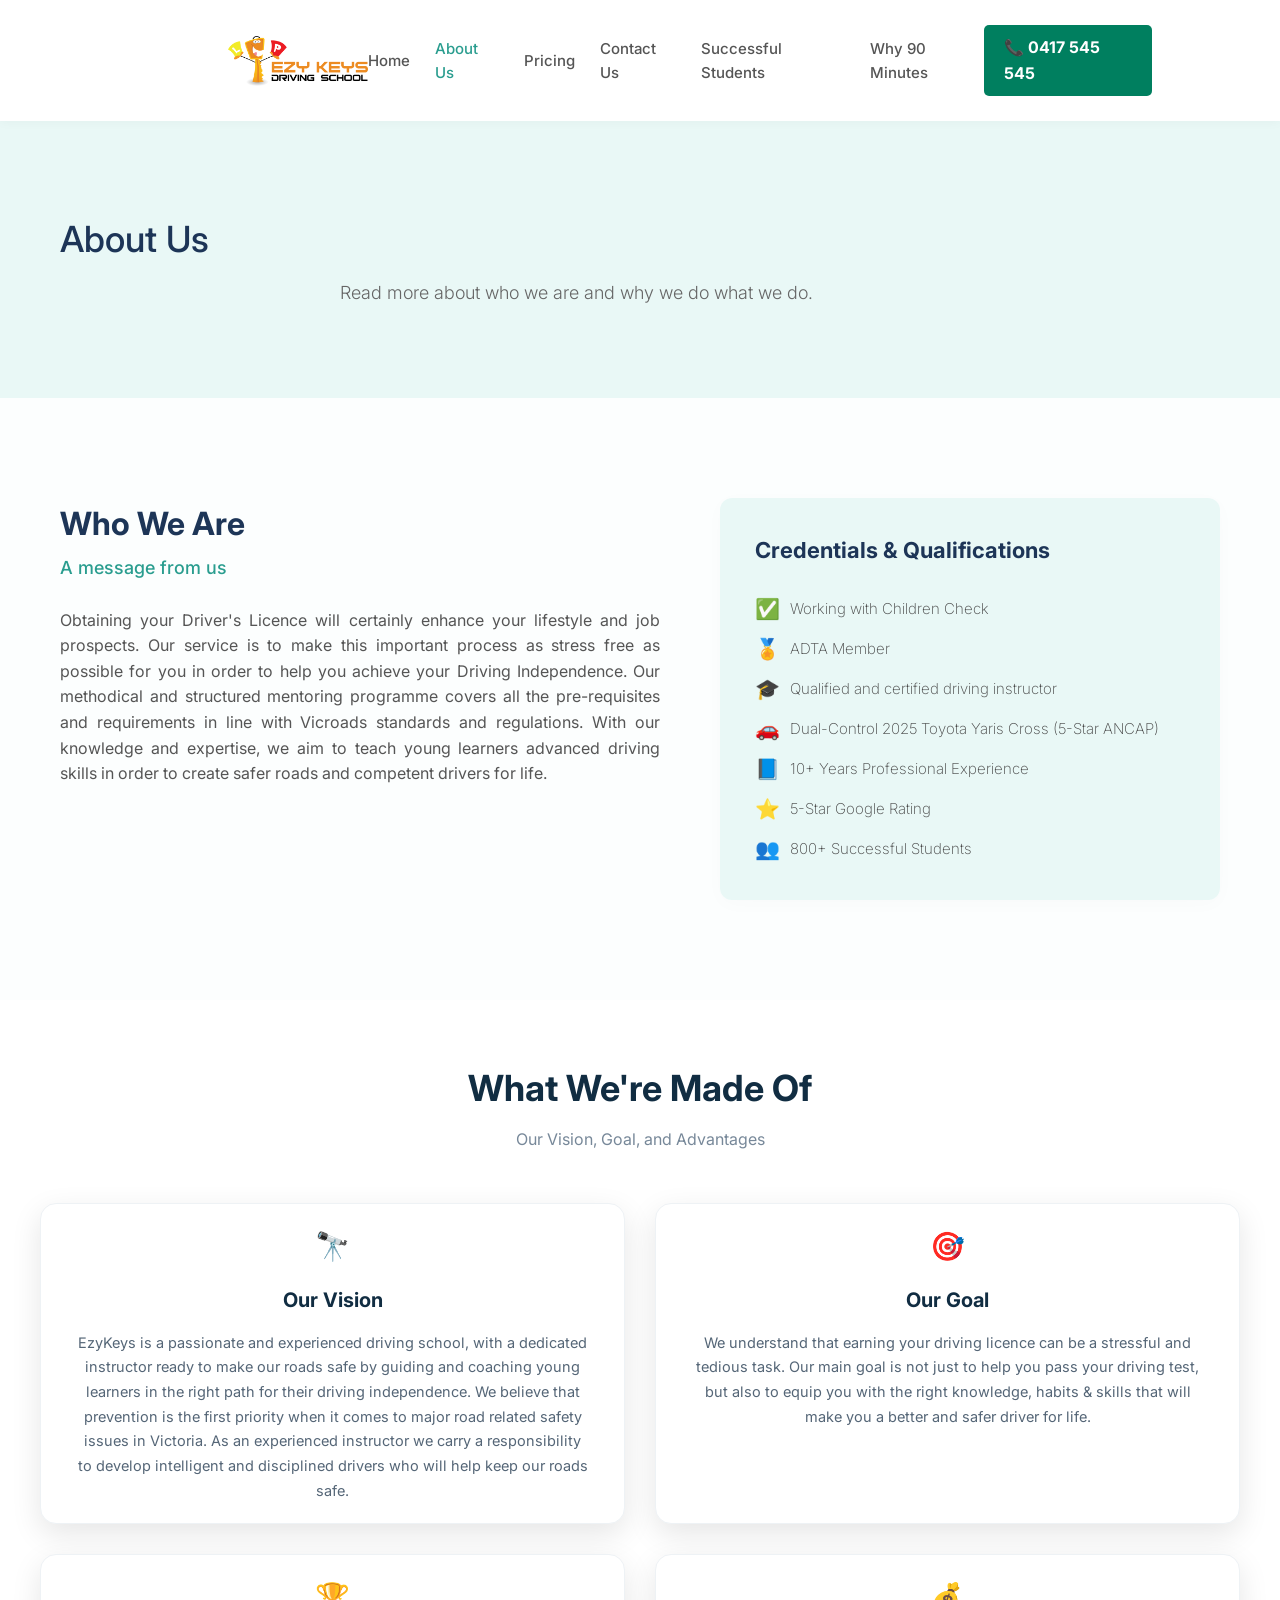
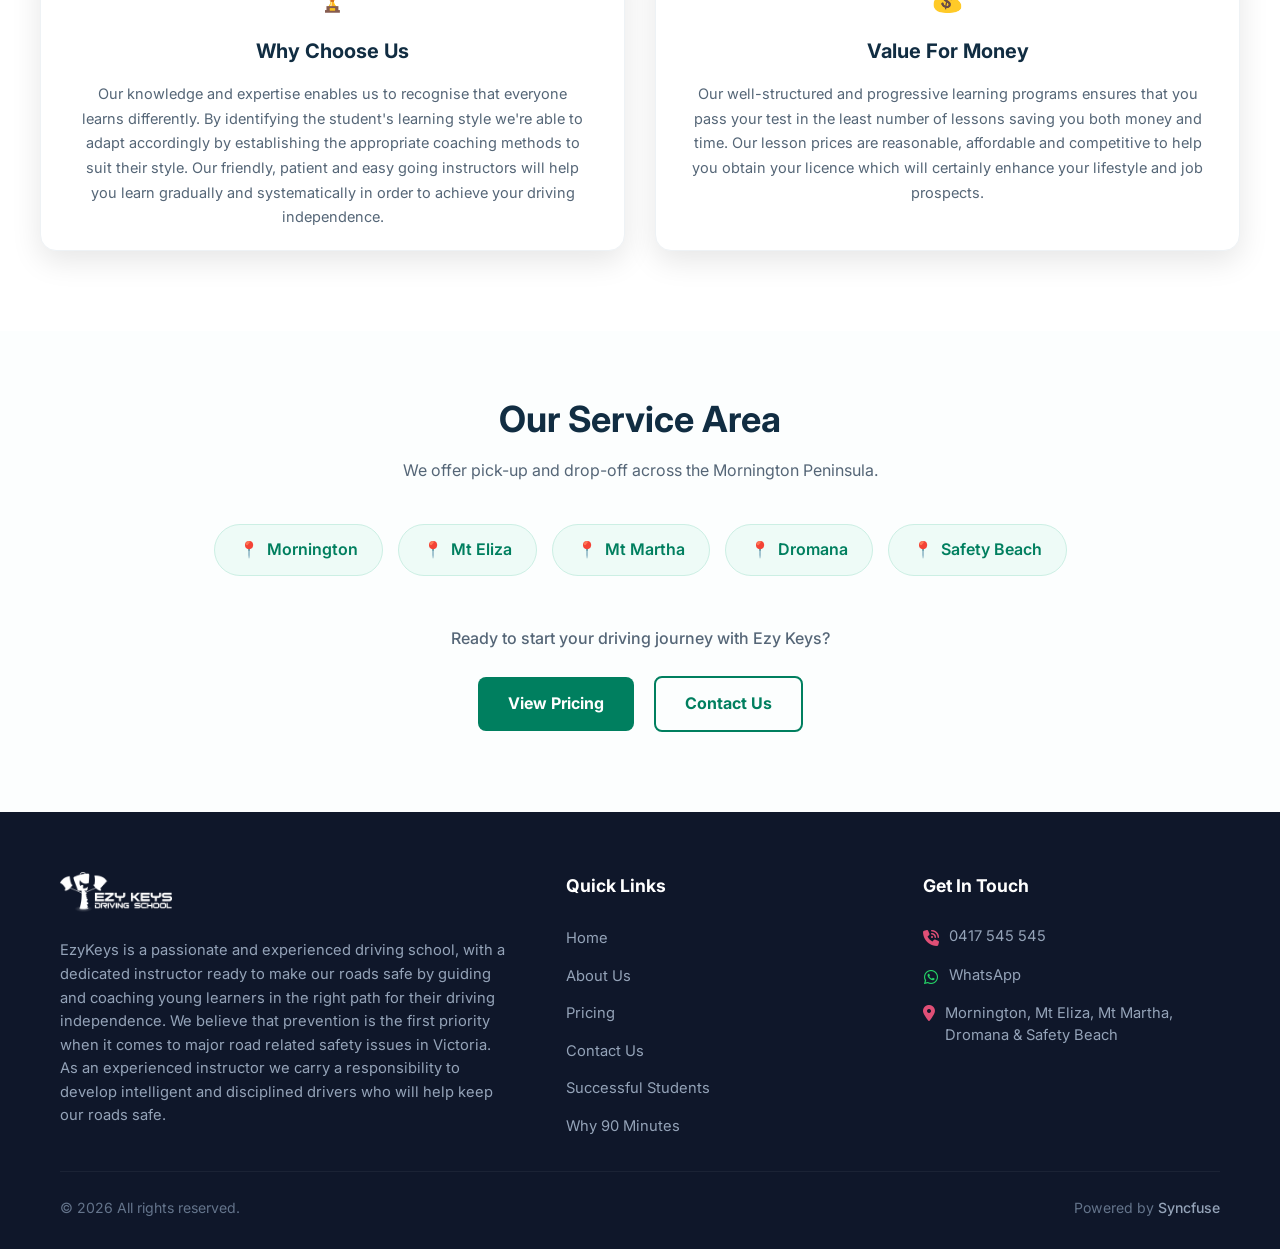
<file: pages/About.html>
<!DOCTYPE html>
<html lang="en">
<head>
    <meta charset="UTF-8">
    <meta name="viewport" content="width=device-width, initial-scale=1.0">
    <link rel="icon" type="image/png" href="../favicon.svg">
    <title>About Us | Ezy Keys Driving School</title>
    <link rel="stylesheet" href="../style.css">
    <link href="https://fonts.googleapis.com/css2?family=Inter:wght@400;500;600;700&display=swap" rel="stylesheet">
    <link rel="stylesheet" href="https://cdnjs.cloudflare.com/ajax/libs/font-awesome/6.4.0/css/all.min.css">
</head>
<body>

    <header>
    <div class="logo">
        <a href="../index.html">
            <img src="../Images/logo.png" alt="Ezy Keys Driving School Logo">
        </a>
    </div>

    <!-- Desktop Navigation -->
    <nav class="desktop-nav">
        <a href="../index.html">Home</a>
        <a href="../pages/About.html" class="active">About Us</a>
        <a href="../pages/pricing.html">Pricing</a>
        <a href="../pages/contactus.html">Contact Us</a>
        <a href="../pages/Successful_students.html">Successful Students</a>
        <a href="../pages/Why90minutes.html">Why 90 Minutes</a>
    </nav>
        <a href="tel:0417545545" class="phone-btn pc">📞 0417 545 545</a>

    <!-- Mobile Hamburger Button -->
    <button class="mobile-menu-toggle" aria-label="Toggle menu" onclick="toggleMobileMenu()">
        <span></span>
        <span></span>
        <span></span>
    </button>
</header>

<!-- Mobile Navigation Overlay -->
<nav class="mobile-nav" id="mobileNav">
    <a href="../index.html">Home</a>
    <a href="../pages/About.html">About Us</a>
    <a href="../pages/pricing.html">Pricing</a>
    <a href="../pages/contactus.html">Contact Us</a>
    <a href="../pages/Successful_students.html">Successful Students</a>
    <a href="../pages/Why90minutes.html">Why 90 Minutes</a>
    <a href="tel:0417545545" class="phone-btn">📞 0417 545 545</a>
</nav>

<!-- Backdrop Overlay -->
<div class="mobile-overlay" id="mobileOverlay" onclick="toggleMobileMenu()"></div>
    <section class="hero">
        <div class="hero-content">
        <h1>About Us</h1>
        <span><p>Read more about who we are and why we do what we do.</p></span>
        </div>
    </section>

    <main class="container">
        
        <section class="message-section">
            <h2>Who We Are</h2>
            <h3>A message from us</h3>
            <p>
                Obtaining your Driver's Licence will certainly enhance your lifestyle and job prospects. 
                Our service is to make this important process as stress free as possible for you in order 
                to help you achieve your Driving Independence. Our methodical and structured mentoring 
                programme covers all the pre-requisites and requirements in line with Vicroads standards 
                and regulations. With our knowledge and expertise, we aim to teach young learners 
                advanced driving skills in order to create safer roads and competent drivers for life.
            </p>
        </section>

        <aside class="credentials-card">
            <h2>Credentials & Qualifications</h2>
            <ul class="credentials-list">
                <li><span class="icon">✅</span> Working with Children Check</li>
                <li><span class="icon">🏅</span> ADTA Member</li>
                <li><span class="icon">🎓</span> Qualified and certified driving instructor</li>
                <li><span class="icon">🚗</span> Dual-Control 2025 Toyota Yaris Cross (5-Star ANCAP)</li>
                <li><span class="icon">📘</span> 10+ Years Professional Experience</li>
                <li><span class="icon">⭐</span> 5-Star Google Rating</li>
                <li><span class="icon">👥</span> 800+ Successful Students</li>
            </ul>
        </aside>

    </main>

    <section class="advantages-section">
        <div class="advantages-header">
            <h2>What We're Made Of</h2>
            <p>Our Vision, Goal, and Advantages</p>
        </div>

        <div class="advantages-grid">
            <div class="advantage-card">
                <span class="card-emoji">🔭</span>
                <h3>Our Vision</h3>
                <p>
                    EzyKeys is a passionate and experienced driving school, with a dedicated instructor ready to make our roads safe by guiding and coaching young learners in the right path for their driving independence. We believe that prevention is the first priority when it comes to major road related safety issues in Victoria. As an experienced instructor we carry a responsibility to develop intelligent and disciplined drivers who will help keep our roads safe.
                </p>
            </div>

            <div class="advantage-card">
                <span class="card-emoji">🎯</span>
                <h3>Our Goal</h3>
                <p>
                    We understand that earning your driving licence can be a stressful and tedious task. Our main goal is not just to help you pass your driving test, but also to equip you with the right knowledge, habits & skills that will make you a better and safer driver for life.
                </p>
            </div>

            <div class="advantage-card">
                <span class="card-emoji">🏆</span>
                <h3>Why Choose Us</h3>
                <p>
                    Our knowledge and expertise enables us to recognise that everyone learns differently. By identifying the student's learning style we're able to adapt accordingly by establishing the appropriate coaching methods to suit their style. Our friendly, patient and easy going instructors will help you learn gradually and systematically in order to achieve your driving independence.
                </p>
            </div>

            <div class="advantage-card">
                <span class="card-emoji">💰</span>
                <h3>Value For Money</h3>
                <p>
                    Our well-structured and progressive learning programs ensures that you pass your test in the least number of lessons saving you both money and time. Our lesson prices are reasonable, affordable and competitive to help you obtain your licence which will certainly enhance your lifestyle and job prospects.
                </p>
            </div>
        </div>
    </section>

    <section class="service-area-section">
        <h2>Our Service Area</h2>
        <p class="subtitle">We offer pick-up and drop-off across the Mornington Peninsula.</p>

        <div class="locations-container">
            <div class="location-badge"><span>📍</span> Mornington</div>
            <div class="location-badge"><span>📍</span> Mt Eliza</div>
            <div class="location-badge"><span>📍</span> Mt Martha</div>
            <div class="location-badge"><span>📍</span> Dromana</div>
            <div class="location-badge"><span>📍</span> Safety Beach</div>
        </div>

        <div class="service-area-cta">
            <p>Ready to start your driving journey with Ezy Keys?</p>
            <div class="cta-buttons">
                <a href="../pages/pricing.html" class="btn-primary">View Pricing</a>
                <a href="../pages/contactus.html" class="btn-secondary">Contact Us</a>
            </div>
        </div>
    </section>
    <!-- --- Main Dark Footer --- -->
    <footer>
        <div class="footer-grid">
            <div class="footer-about-col">
                <div class="footer-logo">
                    <img src="../Images/logo.png" alt="Ezy Keys Driving School Logo">
                </div>
                <p class="footer-desc">
                    EzyKeys is a passionate and experienced driving school, with a dedicated instructor ready to make our roads safe by guiding and coaching young learners in the right path for their driving independence. We believe that prevention is the first priority when it comes to major road related safety issues in Victoria. As an experienced instructor we carry a responsibility to develop intelligent and disciplined drivers who will help keep our roads safe.
                </p>
            </div>

            <div>
                <h3>Quick Links</h3>
                <ul class="footer-links">
                    <li><a href="../index.html">Home</a></li>
                    <li><a href="../pages/About.html"class="active">About Us</a></li>
                    <li><a href="../pages/pricing.html">Pricing</a></li>
                    <li><a href="../pages/contactus.html">Contact Us</a></li>
                    <li><a href="../pages/Successful_students.html">Successful Students</a></li>
                    <li><a href="../pages/Why90minutes.html">Why 90 Minutes</a></li>
                </ul>
            </div>

            <div>
                <h3>Get In Touch</h3>
                <ul class="footer-contact-list">
                    <li>
                        <a href="tel:0417545545">
                            <i class="fas fa-phone-volume icon-pink"></i> 0417 545 545
                        </a>
                    </li>
                    <li>
                        <a href="https://wa.me/61417545545" target="_blank">
                            <i class="fab fa-whatsapp icon-green"></i> WhatsApp
                        </a>
                    </li>
                    <li>
                        <span class="location-item">
                            <i class="fas fa-map-marker-alt icon-pink"></i> Mornington, Mt Eliza, Mt Martha, Dromana & Safety Beach
                        </span>
                    </li>
                </ul>
            </div>
        </div>

        <div class="footer-bottom-wrapper">
            <div class="footer-bottom-line"></div>
            <div class="footer-bottom-content">
                <p class="copyright">© 2026 All rights reserved.</p>
                <p class="credits">Powered by <span class="syncfuse-text">Syncfuse</span></p>
            </div>
        </div>
    </footer>
 
   
    <script>
        // Dynamic navbar highlight handling on scroll
document.addEventListener('DOMContentLoaded', () => {
    const sections = document.querySelectorAll('section, footer');
    const navLinks = document.querySelectorAll('nav ul li a');

    window.addEventListener('scroll', () => {
        let current = '';

        sections.forEach(section => {
            const sectionTop = section.offsetTop;
            const sectionHeight = section.clientHeight;
            if (pageYOffset >= (sectionTop - 200)) {
                current = section.getAttribute('id');
            }
        });

        navLinks.forEach(link => {
            link.classList.remove('active');
            if (link.getAttribute('href').includes(current)) {
                link.classList.add('active');
            }
        });
    });
});
    </script>
    
        <script>

function toggleMobileMenu() {
    const toggle = document.querySelector('.mobile-menu-toggle');
    const mobileNav = document.getElementById('mobileNav');
    const overlay = document.getElementById('mobileOverlay');
    const body = document.body;

    toggle.classList.toggle('active');
    mobileNav.classList.toggle('active');
    overlay.classList.toggle('active');
    body.classList.toggle('menu-open');
}

document.querySelectorAll('.mobile-nav a').forEach(link => {
    link.addEventListener('click', () => {
        toggleMobileMenu();
    });
});

document.addEventListener('keydown', (e) => {
    if (e.key === 'Escape' && document.getElementById('mobileNav').classList.contains('active')) {
        toggleMobileMenu();
    }
});
    </script>
</body>
</html>

</body>
</html>
</file>
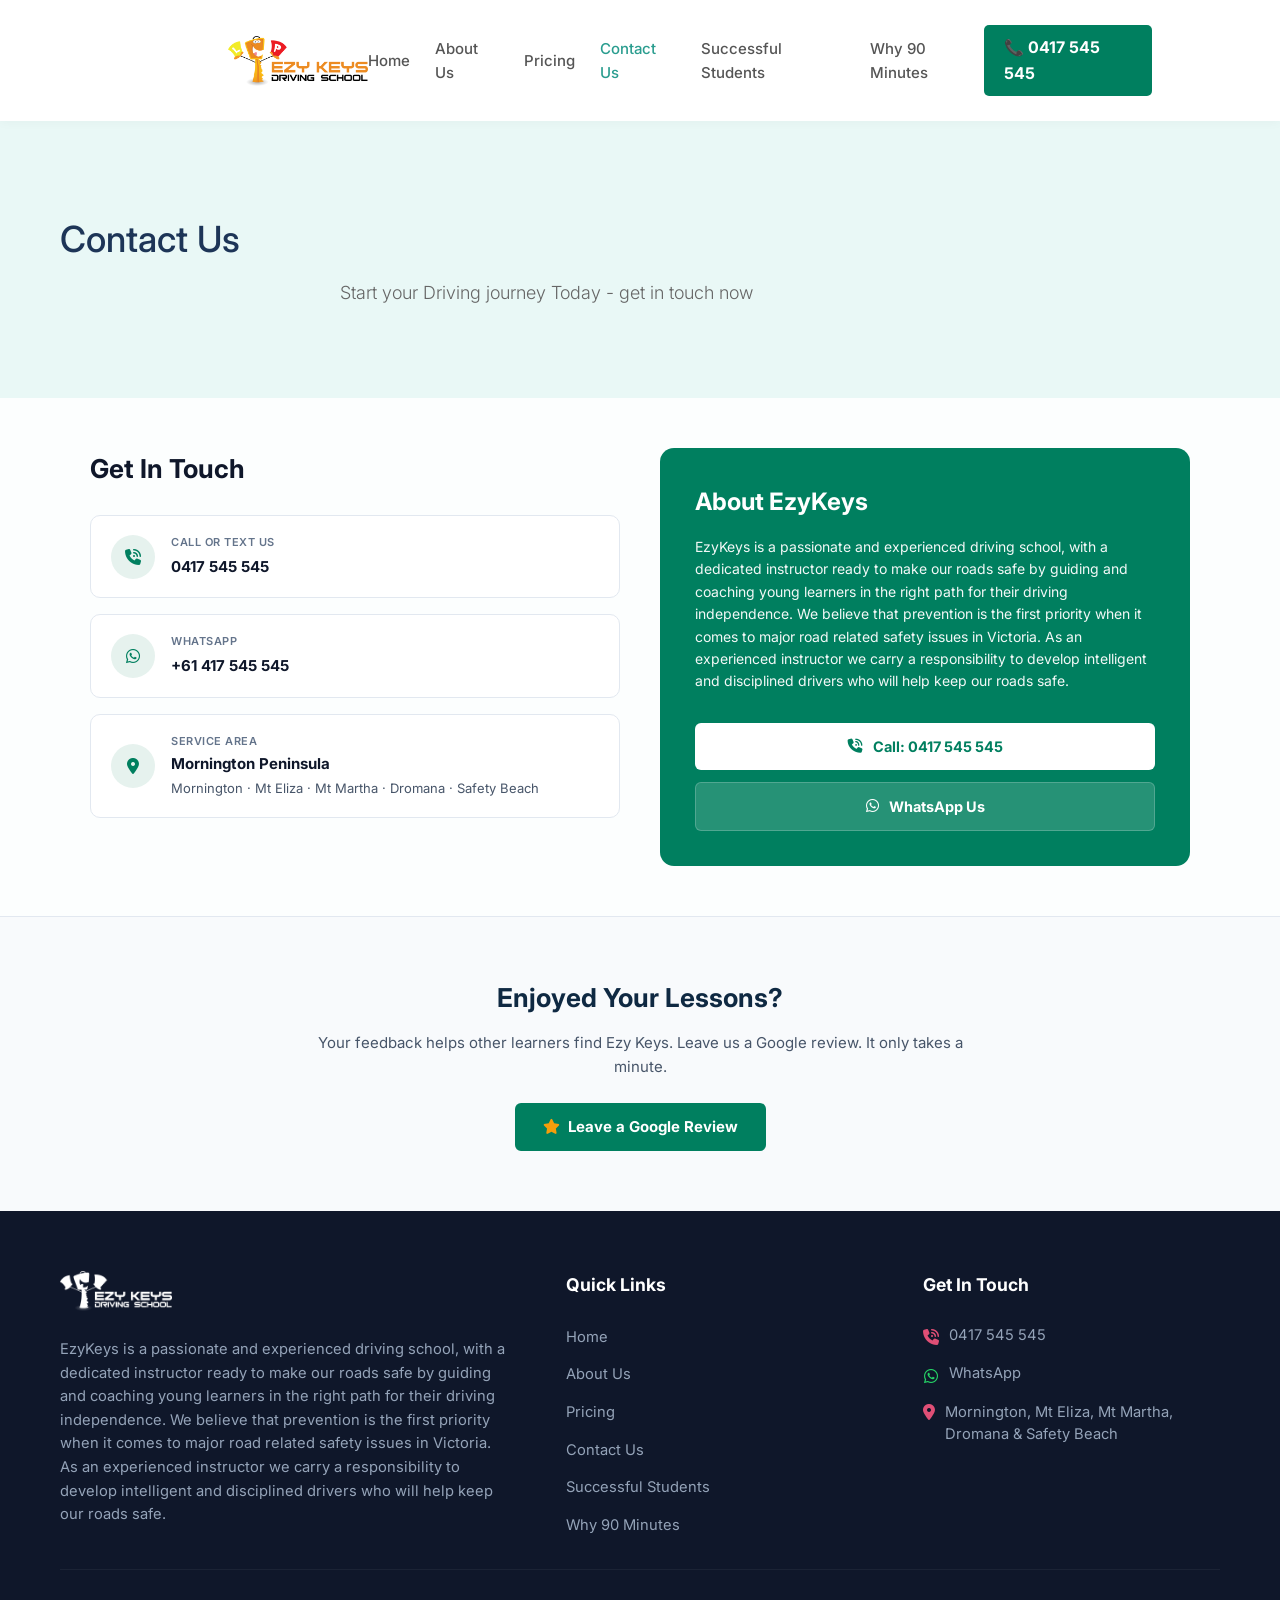
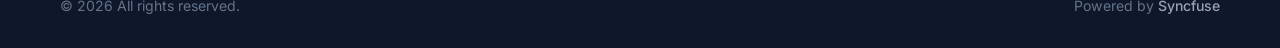
<file: pages/contactus.html>
<!DOCTYPE html>
<html lang="en">
<head>
    <meta charset="UTF-8">
    <meta name="viewport" content="width=device-width, initial-scale=1.0">
    <link rel="icon" type="image/png" href="../favicon.svg">
    <title>Contact Us | Ezy Keys Driving School</title>
    <link href="https://fonts.googleapis.com/css2?family=Inter:wght@400;500;600;700&display=swap" rel="stylesheet">
    <link rel="stylesheet" href="https://cdnjs.cloudflare.com/ajax/libs/font-awesome/6.4.0/css/all.min.css">
    <link rel="stylesheet" href="../style.css">
    <style>
        /* --- Reset & Consistent Brand Variables --- */
        :root {
            --brand-emerald: #007f5f;
            --brand-emerald-hover: #00644b;
            --brand-emerald-light: #e6f2ee;
            --text-main-dark: #0f172a;
            --text-secondary: #475569;
            --bg-muted: #f8fafc;
            --footer-bg: #0b1320;
            --border-gray: #e2e8f0;
        }
</style>
</head>
<body>

     <header>
    <div class="logo">
        <a href="../index.html">
            <img src="../Images/logo.png" alt="Ezy Keys Driving School Logo">
        </a>
    </div>

    <!-- Desktop Navigation -->
    <nav class="desktop-nav">
        <a href="../index.html">Home</a>
        <a href="../pages/About.html">About Us</a>
        <a href="../pages/pricing.html">Pricing</a>
        <a href="../pages/contactus.html" class="active">Contact Us</a>
        <a href="../pages/Successful_students.html">Successful Students</a>
        <a href="../pages/Why90minutes.html">Why 90 Minutes</a>
    </nav>
        <a href="tel:0417545545" class="phone-btn pc">📞 0417 545 545</a>

    <!-- Mobile Hamburger Button -->
    <button class="mobile-menu-toggle" aria-label="Toggle menu" onclick="toggleMobileMenu()">
        <span></span>
        <span></span>
        <span></span>
    </button>
</header>

<!-- Mobile Navigation Overlay -->
<nav class="mobile-nav" id="mobileNav">
    <a href="../index.html">Home</a>
    <a href="../pages/About.html">About Us</a>
    <a href="../pages/pricing.html">Pricing</a>
    <a href="../pages/contactus.html">Contact Us</a>
    <a href="../pages/Successful_students.html">Successful Students</a>
    <a href="../pages/Why90minutes.html">Why 90 Minutes</a>
    <a href="tel:0417545545" class="phone-btn">📞 0417 545 545</a>
</nav>


     <section class="hero">
        <div class="hero-content">
        <h1>Contact Us</h1>
        <span><p>Start your Driving journey Today - get in touch now</p></span>
        </div>
    </section>

    <main class="contact-content-grid-container">
        
        <div class="left-details-pane">
            <h2>Get In Touch</h2>
            
            <div class="info-detail-row-card">
                <div class="icon-wrapper-circle">
                    <i class="fas fa-phone-volume"></i>
                </div>
                <div class="card-text-node">
                    <p class="label-node">Call or Text Us</p>
                    <a href="tel:0417545545" class="value-link-node">0417 545 545</a>
                </div>
            </div>

            <div class="info-detail-row-card">
                <div class="icon-wrapper-circle">
                    <i class="fab fa-whatsapp"></i>
                </div>
                <div class="card-text-node">
                    <p class="label-node">WhatsApp</p>
                    <a href="https://wa.me/61417545545" target="_blank" rel="noopener" class="value-link-node">+61 417 545 545</a>
                </div>
            </div>

            <div class="info-detail-row-card">
                <div class="icon-wrapper-circle">
                    <i class="fas fa-map-marker-alt"></i>
                </div>
                <div class="card-text-node">
                    <p class="label-node">Service Area</p>
                    <p class="value-node">Mornington Peninsula</p>
                    <span class="suburb-span-text">Mornington · Mt Eliza · Mt Martha · Dromana · Safety Beach</span>
                </div>
            </div>
        </div>

        <div class="right-emphasis-panel-box">
            <h3>About EzyKeys</h3>
            <p class="description-body">
                EzyKeys is a passionate and experienced driving school, with a dedicated instructor ready to make our roads safe by guiding and coaching young learners in the right path for their driving independence. We believe that prevention is the first priority when it comes to major road related safety issues in Victoria. As an experienced instructor we carry a responsibility to develop intelligent and disciplined drivers who will help keep our roads safe.
            </p>
            <div class="action-button-stack">
                <a href="tel:0417545545" class="light-btn">
                    <i class="fas fa-phone-volume"></i> Call: 0417 545 545
                </a>
                <a href="https://wa.me/61417545545" target="_blank" rel="noopener" class="translucent-btn">
                    <i class="fab fa-whatsapp"></i> WhatsApp Us
                </a>
            </div>
        </div>

    </main>

    <!-- Google Review Callout Section (From image_07be21.png) -->
    <section class="review-callout-section">
        <h2>Enjoyed Your Lessons?</h2>
        <p>Your feedback helps other learners find Ezy Keys. Leave us a Google review. It only takes a minute.</p>
        <a href="https://www.google.com/search?rlz=1C1CHBD_en-GBAU878AU878&sxsrf=ALeKk03WFuEzQs5y5C6TZF-vdONaCAfUtA:1622683398234&q=ezykeys&stick=[base64]&sa=X&ved=2ahUKEwiT_qLcpvrwAhVSzDgGHY6-BdAQ6RN6BAgSEAE&biw=2400&bih=1171#lrd=0x6ad143ac08fdc025:0x5f508bf61b4a073d,1,,," class="review-cta-btn" target="_blank" rel="noopener">
            <i class="fas fa-star"></i> Leave a Google Review
        </a>
    </section>

    <footer>
        <div class="footer-grid">
            <div class="footer-about-col">
                <div class="footer-logo">
                    <img src="../Images/logo.png" alt="Ezy Keys Driving School Logo">
                </div>
                <p class="footer-desc">
                    EzyKeys is a passionate and experienced driving school, with a dedicated instructor ready to make our roads safe by guiding and coaching young learners in the right path for their driving independence. We believe that prevention is the first priority when it comes to major road related safety issues in Victoria. As an experienced instructor we carry a responsibility to develop intelligent and disciplined drivers who will help keep our roads safe.
                </p>
            </div>

            <div>
                <h3>Quick Links</h3>
                <ul class="footer-links">
                    <li><a href="../index.html">Home</a></li>
                    <li><a href="../pages/About.html">About Us</a></li>
                    <li><a href="../pages/pricing.html">Pricing</a></li>
                    <li><a href="../pages/contactus.html"class="active">Contact Us</a></li>
                    <li><a href="../pages/Successful_students.html">Successful Students</a></li>
                    <li><a href="../pages/Why90Minutes.html">Why 90 Minutes</a></li>
                </ul>
            </div>

            <div>
                <h3>Get In Touch</h3>
                <ul class="footer-contact-list">
                    <li>
                        <a href="tel:0417545545">
                            <i class="fas fa-phone-volume icon-pink"></i> 0417 545 545
                        </a>
                    </li>
                    <li>
                        <a href="https://wa.me/61417545545" target="_blank">
                            <i class="fab fa-whatsapp icon-green"></i> WhatsApp
                        </a>
                    </li>
                    <li>
                        <span class="location-item">
                            <i class="fas fa-map-marker-alt icon-pink"></i> Mornington, Mt Eliza, Mt Martha, Dromana & Safety Beach
                        </span>
                    </li>
                </ul>
            </div>
        </div>

        <div class="footer-bottom-wrapper">
            <div class="footer-bottom-line"></div>
            <div class="footer-bottom-content">
                <p class="copyright">© 2026 All rights reserved.</p>
                <p class="credits">Powered by <span class="syncfuse-text">Syncfuse</span></p>
            </div>
        </div>
    </footer>
    <script>

function toggleMobileMenu() {
    const toggle = document.querySelector('.mobile-menu-toggle');
    const mobileNav = document.getElementById('mobileNav');
    const overlay = document.getElementById('mobileOverlay');
    const body = document.body;

    toggle.classList.toggle('active');
    mobileNav.classList.toggle('active');
    overlay.classList.toggle('active');
    body.classList.toggle('menu-open');
}

document.querySelectorAll('.mobile-nav a').forEach(link => {
    link.addEventListener('click', () => {
        toggleMobileMenu();
    });
});

document.addEventListener('keydown', (e) => {
    if (e.key === 'Escape' && document.getElementById('mobileNav').classList.contains('active')) {
        toggleMobileMenu();
    }
});
    </script>
</body>
</html>
</file>
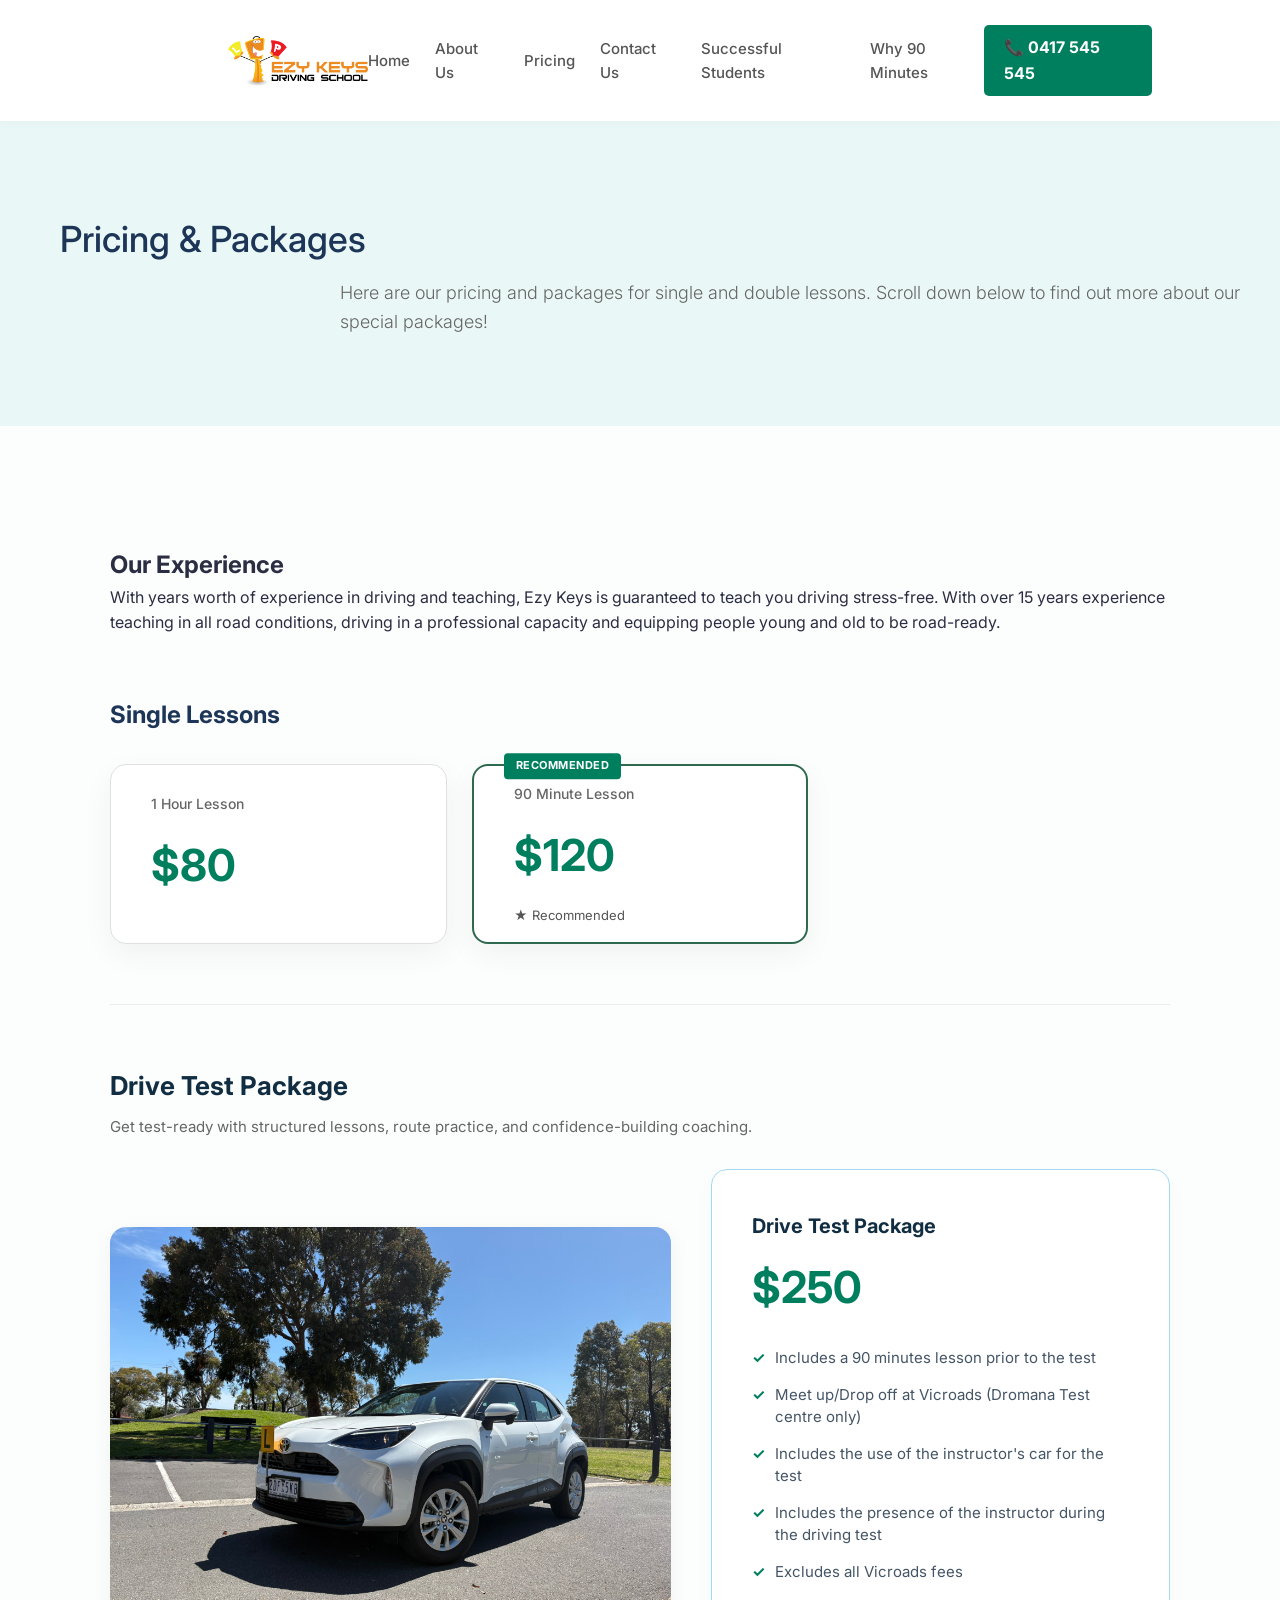
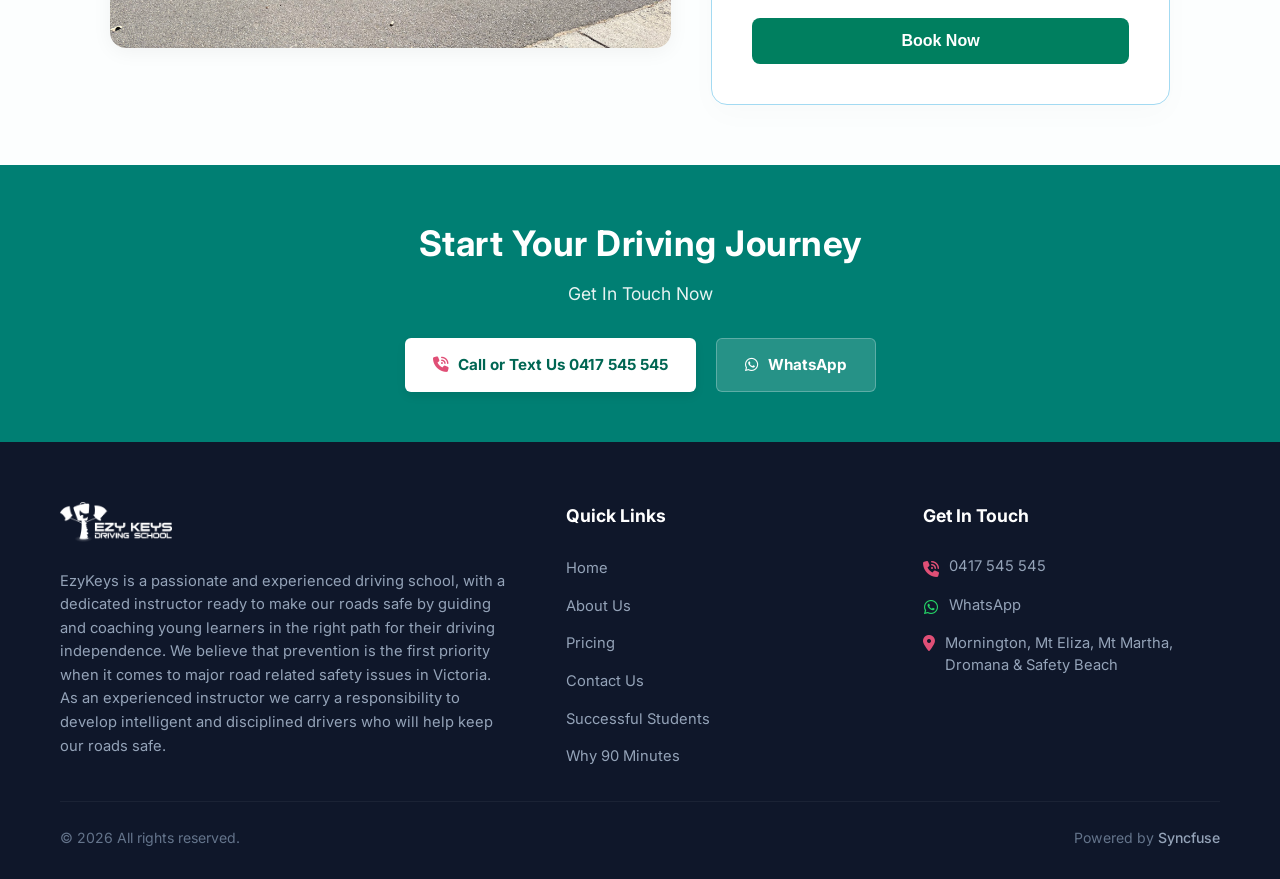
<file: pages/pricing.html>
<!DOCTYPE html>
<html lang="en">
<head>
    <meta charset="UTF-8">
    <meta name="viewport" content="width=device-width, initial-scale=1.0">
    <title>Pricing & Packages | Ezy Keys Driving School</title>
    <link rel="icon" type="image/png" href="../favicon.svg">
    <link href="https://fonts.googleapis.com/css2?family=Inter:wght@400;500;600;700&display=swap" rel="stylesheet">
    <link rel="stylesheet" href="https://cdnjs.cloudflare.com/ajax/libs/font-awesome/6.4.0/css/all.min.css">
    <link rel="stylesheet" href="../style.css">

    <style>
        /* --- Reset & Base Styles --- */


        body {
            background-color: #fcfefe;
            color: #2b2d42;
            line-height: 1.6;
            overflow-x: hidden; /* Prevents any accidental horizontal scroll */
        }

        /* --- Main Content Layout --- */
        .content-wrapper {
            max-width: 1100px;
            margin: 0 auto;
            padding: 60px 20px;
        }
</style>
</head>
<body>

     <header>
    <div class="logo">
        <a href="../index.html">
            <img src="../Images/logo.png" alt="Ezy Keys Driving School Logo">
        </a>
    </div>

    <!-- Desktop Navigation -->
    <nav class="desktop-nav">
        <a href="../index.html">Home</a>
        <a href="../pages/About.html">About Us</a>
        <a href="../pages/pricing.html" class="active">Pricing</a>
        <a href="../pages/contactus.html">Contact Us</a>
        <a href="../pages/Successful_students.html">Successful Students</a>
        <a href="../pages/Why90minutes.html">Why 90 Minutes</a>
    </nav>
         <a href="tel:0417545545" class="phone-btn pc">📞 0417 545 545</a>

    <!-- Mobile Hamburger Button -->
    <button class="mobile-menu-toggle" aria-label="Toggle menu" onclick="toggleMobileMenu()">
        <span></span>
        <span></span>
        <span></span>
    </button>
</header>

<!-- Mobile Navigation Overlay -->
<nav class="mobile-nav" id="mobileNav">
    <a href="../index.html">Home</a>
    <a href="../pages/About.html">About Us</a>
    <a href="../pages/pricing.html">Pricing</a>
    <a href="../pages/contactus.html">Contact Us</a>
    <a href="../pages/Successful_students.html">Successful Students</a>
    <a href="../pages/Why90minutes.html">Why 90 Minutes</a>
    <a href="tel:0417545545" class="phone-btn">📞 0417 545 545</a>
</nav>


     <section class="hero">
        <div class="hero-content">
        <h1>Pricing & Packages</h1>
        <span><p>Here are our pricing and packages for single and double lessons. Scroll down below to find out more about our special packages!</p></span>
        </div>
    </section>
    <main class="content-wrapper">

        <section class="info-section-1">
            <h2>Our Experience</h2>
            <p>With years worth of experience in driving and teaching, Ezy Keys is guaranteed to teach you driving stress-free. With over 15 years experience teaching in all road conditions, driving in a professional capacity and equipping people young and old to be road-ready.</p>
        </section>

        <section class="pricing-container-1">
            <h2>Single Lessons</h2>
            
            <div class="pricing-grid-1">
                <div class="card">
                    <div class="card-title">1 Hour Lesson</div>
                    <div class="card-price">$80</div>
                </div>

                <div class="card featured">
                    <div class="badge">Recommended</div>
                    <div class="card-title">90 Minute Lesson</div>
                    <div class="card-price">$120</div>
                    <div class="card-footer-text">★ Recommended</div>
                </div>
                 <div >
                    
                </div>
            </div>
        </section>

        <section class="drive-test-section">
            <div class="drive-test-header">
                <h2>Drive Test Package</h2>
                <p>Get test-ready with structured lessons, route practice, and confidence-building coaching.</p>
            </div>

            <div class="drive-test-layout">
                <div class="drive-test-image-container">
                    <img src="../Images/Car.jpeg" alt="Ezy Keys Dual-Control Toyota Yaris Cross">
                </div>

                <div class="package-details-card">
                    <h3>Drive Test Package</h3>
                    <div class="package-price">$250</div>
                    
                    <ul class="package-features-list">
                        <li><span class="check-icon">✓</span> Includes a 90 minutes lesson prior to the test</li>
                        <li><span class="check-icon">✓</span> Meet up/Drop off at Vicroads (Dromana Test centre only)</li>
                        <li><span class="check-icon">✓</span> Includes the use of the instructor's car for the test</li>
                        <li><span class="check-icon">✓</span> Includes the presence of the instructor during the driving test</li>
                        <li><span class="check-icon">✓</span> Excludes all Vicroads fees</li>
                    </ul>

                    <button class="btn-book-now" onclick="handleBooking()">Book Now</button>
                </div>
            </div>
        </section>

    </main> <section class="cta-banner-section">
        <div class="cta-banner-container">
            <h2>Start Your Driving Journey</h2>
            <p>Get In Touch Now</p>
            <div class="cta-banner-buttons">
                <a href="tel:0417545545" class="cta-btn-phone">
                    <i class="fas fa-phone-volume"></i> Call or Text Us 0417 545 545
                </a>
                <a href="https://wa.me/61417545545" target="_blank" class="cta-btn-whatsapp">
                    <i class="fab fa-whatsapp"></i> WhatsApp
                </a>
            </div>
        </div>
    </section>

    <footer>
        <div class="footer-grid">
            <div class="footer-about-col">
                <div class="footer-logo">
                    <img src="../Images/logo.png" alt="Ezy Keys Driving School Logo">
                </div>
                <p class="footer-desc">
                    EzyKeys is a passionate and experienced driving school, with a dedicated instructor ready to make our roads safe by guiding and coaching young learners in the right path for their driving independence. We believe that prevention is the first priority when it comes to major road related safety issues in Victoria. As an experienced instructor we carry a responsibility to develop intelligent and disciplined drivers who will help keep our roads safe.
                </p>
            </div>

            <div>
                <h3>Quick Links</h3>
                <ul class="footer-links">
                    <li><a href="../index.html">Home</a></li>
                    <li><a href="../pages/About.html">About Us</a></li>
                    <li><a href="../pages/pricing.html"class="active">Pricing</a></li>
                    <li><a href="../pages/contactus.html">Contact Us</a></li>
                    <li><a href="../pages/Successful_students.html">Successful Students</a></li>
                    <li><a href="../pages/Why90minutes.html">Why 90 Minutes</a></li>
                </ul>
            </div>

            <div>
                <h3>Get In Touch</h3>
                <ul class="footer-contact-list">
                    <li>
                        <a href="tel:0417545545">
                            <i class="fas fa-phone-volume icon-pink"></i> 0417 545 545
                        </a>
                    </li>
                    <li>
                        <a href="https://wa.me/61417545545" target="_blank">
                            <i class="fab fa-whatsapp icon-green"></i> WhatsApp
                        </a>
                    </li>
                    <li>
                        <span class="location-item">
                            <i class="fas fa-map-marker-alt icon-pink"></i> Mornington, Mt Eliza, Mt Martha, Dromana & Safety Beach
                        </span>
                    </li>
                </ul>
            </div>
        </div>

        <div class="footer-bottom-wrapper">
            <div class="footer-bottom-line"></div>
            <div class="footer-bottom-content">
                <p class="copyright">© 2026 All rights reserved.</p>
                <p class="credits">Powered by <span class="syncfuse-text">Syncfuse</span></p>
            </div>
        </div>
    </footer>

    <script>
        // Optional JavaScript functionality for handling interactions
        function handleBooking() {
            alert("Thank you for your interest! Please contact us via phone or WhatsApp to finalize your Drive Test reservation.");
        }

        // Dynamic navbar highlight handling on scroll
        document.addEventListener('DOMContentLoaded', () => {
            const sections = document.querySelectorAll('section, footer');
            const navLinks = document.querySelectorAll('nav a');

            window.addEventListener('scroll', () => {
                let current = '';

                sections.forEach(section => {
                    const sectionTop = section.offsetTop;
                    if (pageYOffset >= (sectionTop - 200)) {
                        current = section.getAttribute('id');
                    }
                });

                navLinks.forEach(link => {
                    link.classList.remove('active');
                    if (link.getAttribute('href').includes(current) && current) {
                        link.classList.add('active');
                    }
                });
            });
        });
    </script>
        <script>

function toggleMobileMenu() {
    const toggle = document.querySelector('.mobile-menu-toggle');
    const mobileNav = document.getElementById('mobileNav');
    const overlay = document.getElementById('mobileOverlay');
    const body = document.body;

    toggle.classList.toggle('active');
    mobileNav.classList.toggle('active');
    overlay.classList.toggle('active');
    body.classList.toggle('menu-open');
}

document.querySelectorAll('.mobile-nav a').forEach(link => {
    link.addEventListener('click', () => {
        toggleMobileMenu();
    });
});

document.addEventListener('keydown', (e) => {
    if (e.key === 'Escape' && document.getElementById('mobileNav').classList.contains('active')) {
        toggleMobileMenu();
    }
});
    </script>
</body>
</html>
</file>
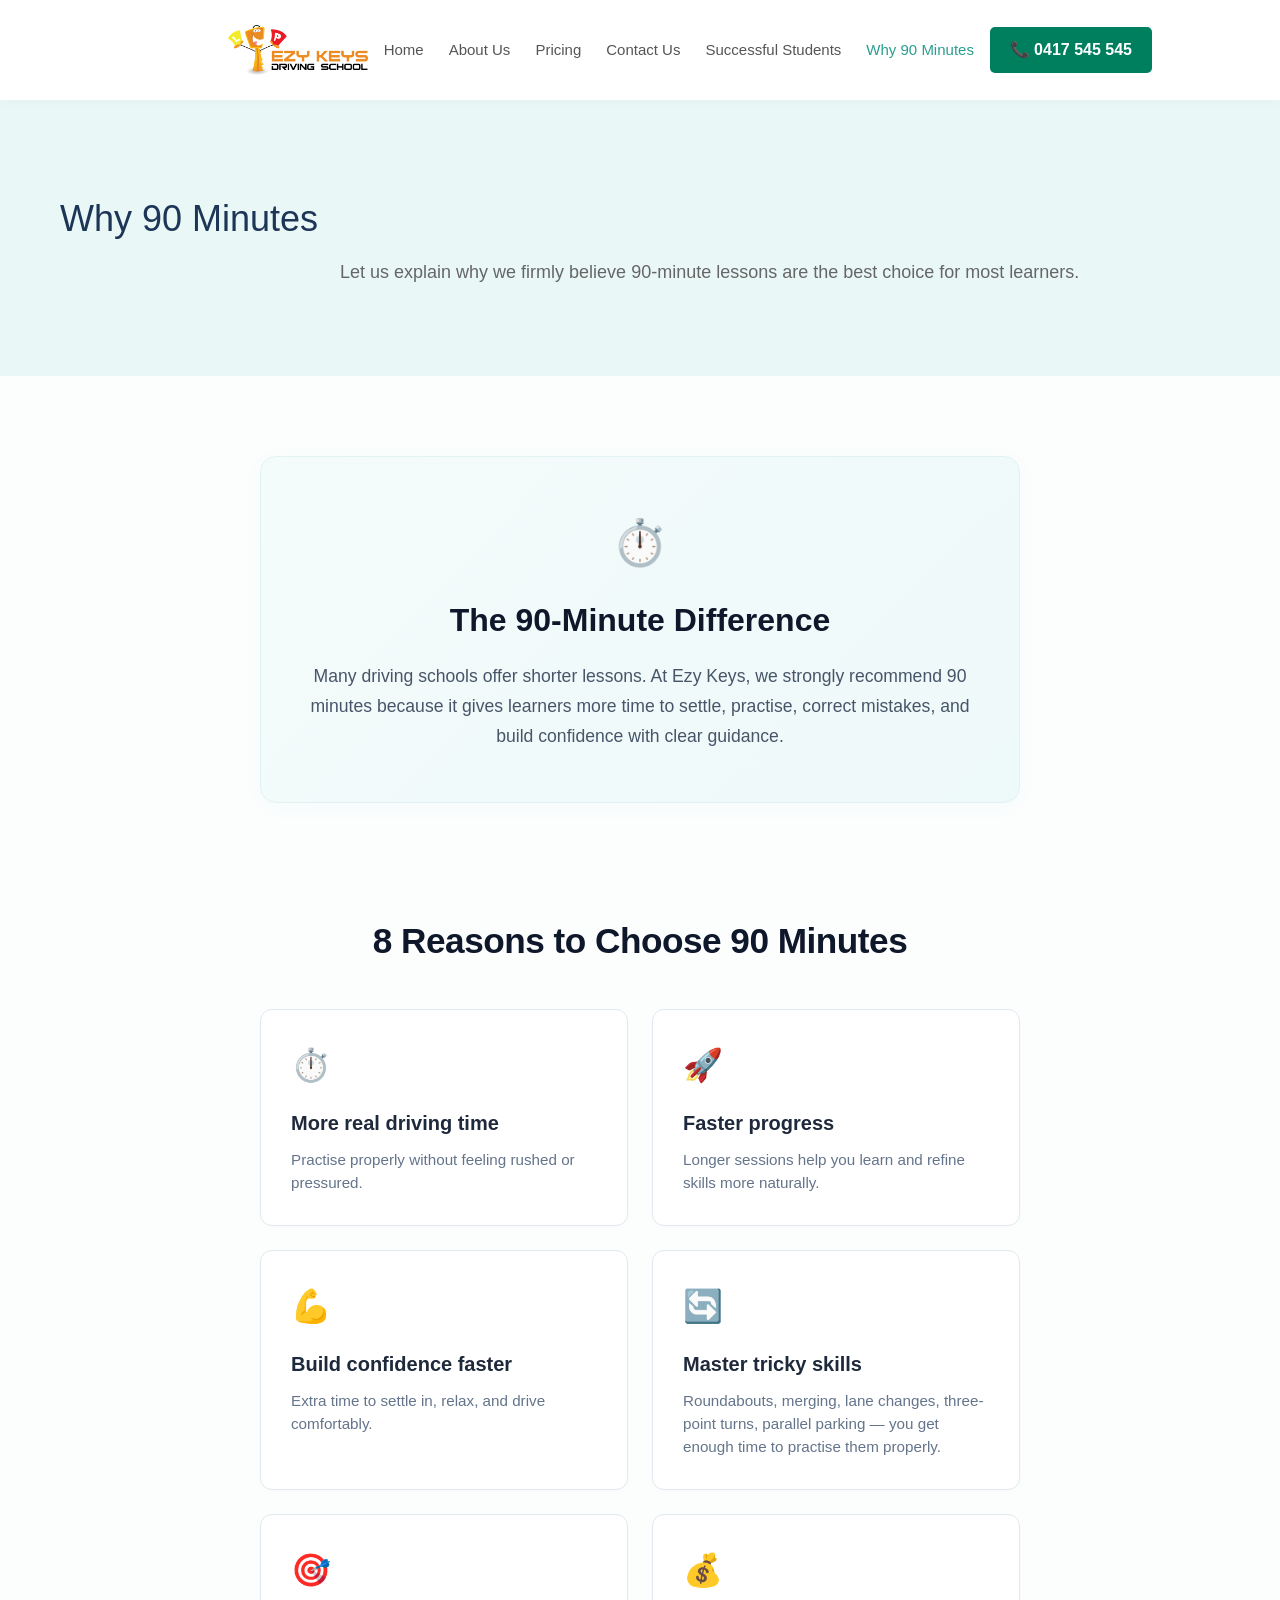
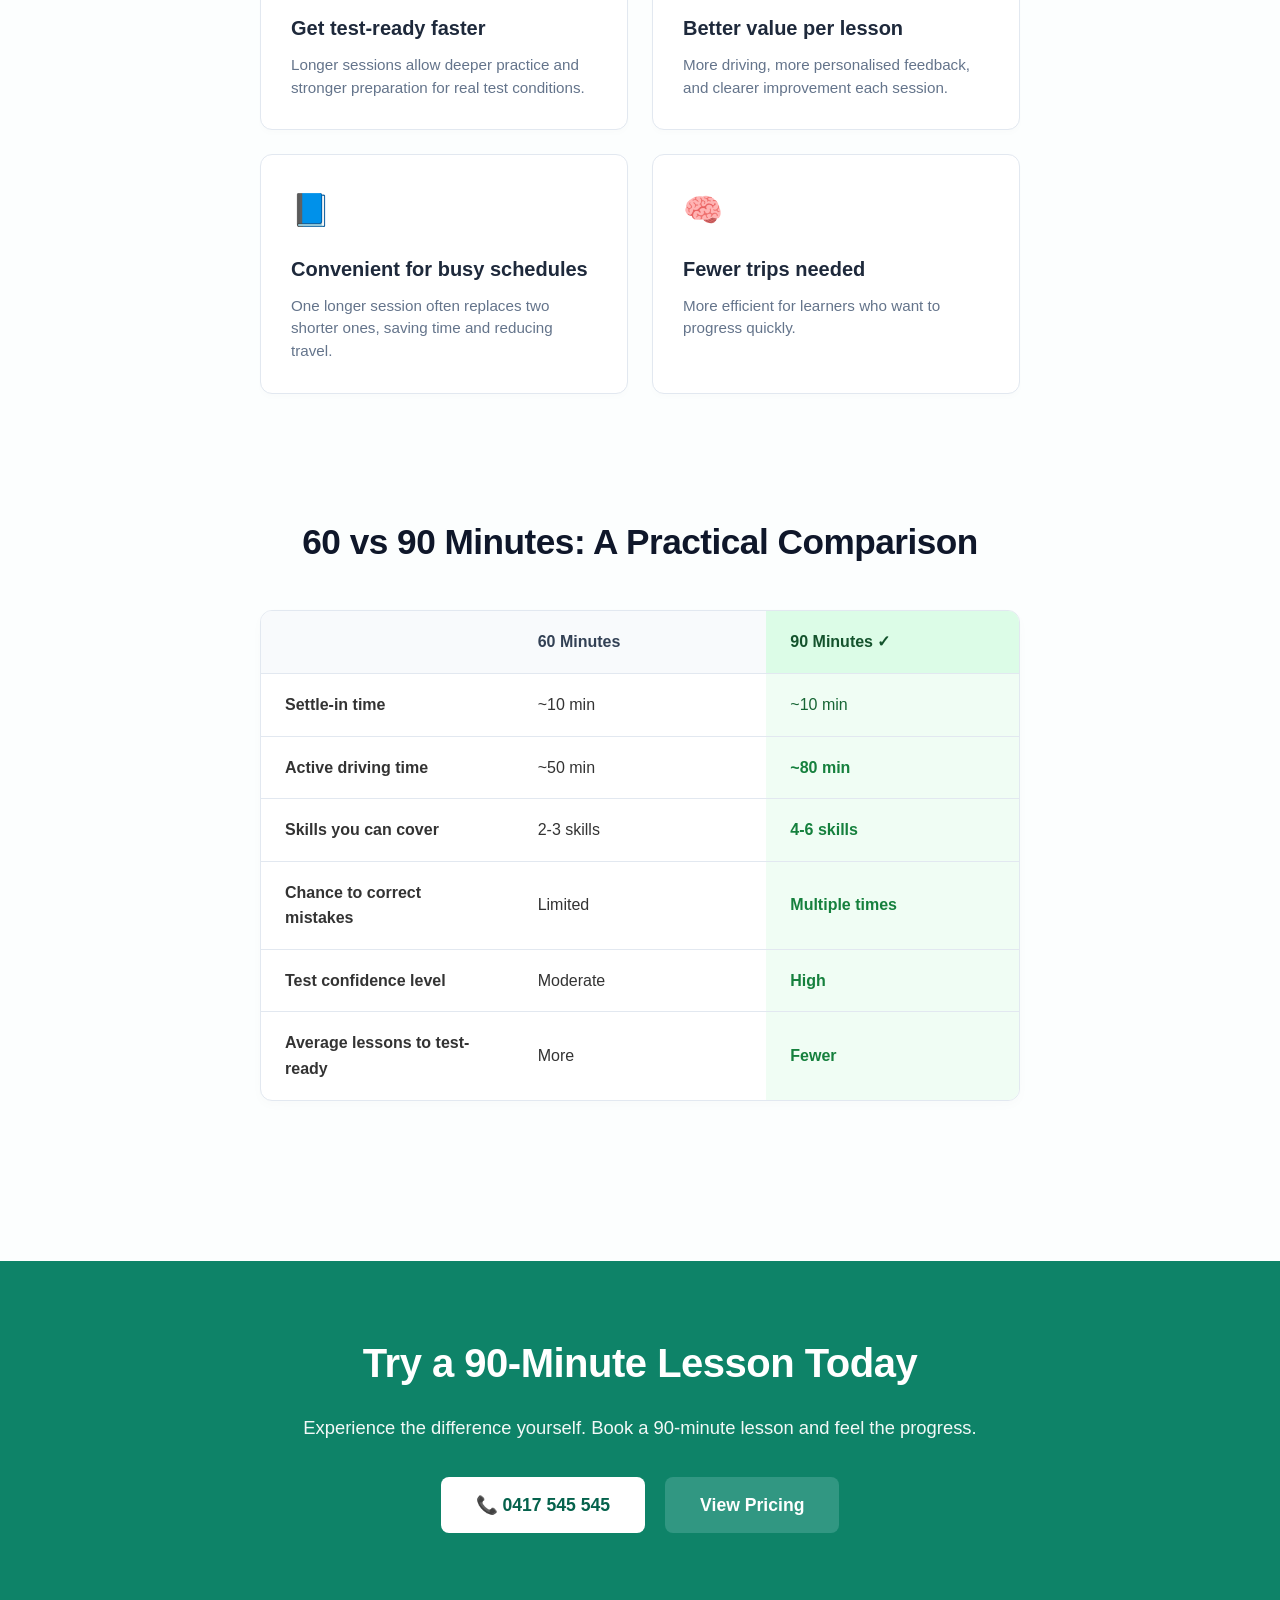
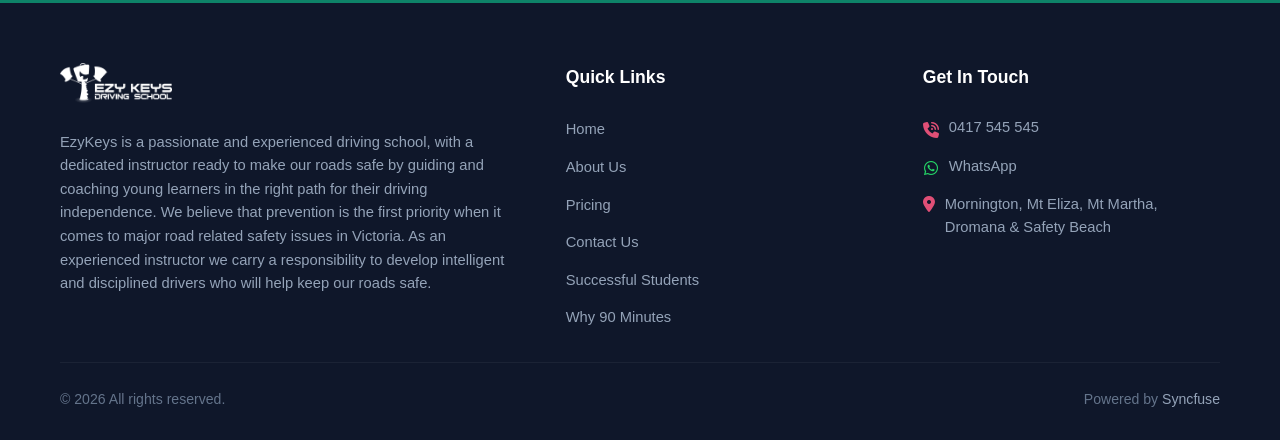
<file: pages/Why90minutes.html>
<!DOCTYPE html>
<html lang="en">
<head>
    <meta charset="UTF-8">
    <meta name="viewport" content="width=device-width, initial-scale=1.0">
    <link rel="icon" type="image/png" href="/favicon.svg">
    <title>Why 90 Minutes | Ezy Keys Driving School</title>
    <link rel="stylesheet" href="https://cdnjs.cloudflare.com/ajax/libs/font-awesome/6.4.0/css/all.min.css">
    <link rel="stylesheet" href="../style.css">

</head>
<body>

     <header>
    <div class="logo">
        <a href="../index.html">
            <img src="../Images/logo.png" alt="Ezy Keys Driving School Logo">
        </a>
    </div>

    <!-- Desktop Navigation -->
    <nav class="desktop-nav">
        <a href="../index.html">Home</a>
        <a href="../pages/About.html">About Us</a>
        <a href="../pages/pricing.html">Pricing</a>
        <a href="../pages/contactus.html">Contact Us</a>
        <a href="../pages/Successful_students.html">Successful Students</a>
        <a href="../pages/Why90minutes.html" class="active">Why 90 Minutes</a>
    </nav>
     <a href="tel:0417545545" class="phone-btn pc">📞 0417 545 545</a>

    <!-- Mobile Hamburger Button -->
    <button class="mobile-menu-toggle" aria-label="Toggle menu" onclick="toggleMobileMenu()">
        <span></span>
        <span></span>
        <span></span>
    </button>
</header>

<!-- Mobile Navigation Overlay -->
<nav class="mobile-nav" id="mobileNav">
    <a href="../index.html">Home</a>
    <a href="../pages/About.html">About Us</a>
    <a href="../pages/pricing.html">Pricing</a>
    <a href="../pages/contactus.html">Contact Us</a>
    <a href="../pages/Successful_students.html">Successful Students</a>
    <a href="../pages/Why90minutes.html">Why 90 Minutes</a>
    <a href="tel:0417545545" class="phone-btn">📞 0417 545 545</a>
</nav>

    <section class="hero">
        <div class="hero-content">
        <h1>Why 90 Minutes</h1>
        <span><p>Let us explain why we firmly believe 90-minute lessons are the best choice for most learners.</p></span>
        </div>
    </section>

        <div class="container-90">
            <section class="intro-card">
                <span class="intro-icon">⏱️</span>
                <h2>The 90-Minute Difference</h2>
                <p>Many driving schools offer shorter lessons. At Ezy Keys, we strongly recommend 90 minutes because it gives learners more time to settle, practise, correct mistakes, and build confidence with clear guidance.</p>
            </section>

            <section class="reasons-section">
                <h2 class="section-title">8 Reasons to Choose 90 Minutes</h2>
                <div class="grid-container">
                    <div class="grid-card">
                        <span class="card-icon">⏱️</span>
                        <h3>More real driving time</h3>
                        <p>Practise properly without feeling rushed or pressured.</p>
                    </div>
                    <div class="grid-card">
                        <span class="card-icon">🚀</span>
                        <h3>Faster progress</h3>
                        <p>Longer sessions help you learn and refine skills more naturally.</p>
                    </div>
                    <div class="grid-card">
                        <span class="card-icon">💪</span>
                        <h3>Build confidence faster</h3>
                        <p>Extra time to settle in, relax, and drive comfortably.</p>
                    </div>
                    <div class="grid-card">
                        <span class="card-icon">🔄</span>
                        <h3>Master tricky skills</h3>
                        <p>Roundabouts, merging, lane changes, three-point turns, parallel parking — you get enough time to practise them properly.</p>
                    </div>
                    <div class="grid-card">
                        <span class="card-icon">🎯</span>
                        <h3>Get test-ready faster</h3>
                        <p>Longer sessions allow deeper practice and stronger preparation for real test conditions.</p>
                    </div>
                    <div class="grid-card">
                        <span class="card-icon">💰</span>
                        <h3>Better value per lesson</h3>
                        <p>More driving, more personalised feedback, and clearer improvement each session.</p>
                    </div>
                    <div class="grid-card">
                        <span class="card-icon">📘</span>
                        <h3>Convenient for busy schedules</h3>
                        <p>One longer session often replaces two shorter ones, saving time and reducing travel.</p>
                    </div>
                    <div class="grid-card">
                        <span class="card-icon">🧠</span>
                        <h3>Fewer trips needed</h3>
                        <p>More efficient for learners who want to progress quickly.</p>
                    </div>
                </div>
            </section>

            <section class="comparison-section">
                <h2 class="section-title">60 vs 90 Minutes: A Practical Comparison</h2>
                <div class="table-wrapper">
                    <table>
                        <thead>
                            <tr>
                                <th></th>
                                <th>60 Minutes</th>
                                <th class="highlight-col">90 Minutes ✓</th>
                            </tr>
                        </thead>
                        <tbody>
                            <tr>
                                <td><strong>Settle-in time</strong></td>
                                <td>~10 min</td>
                                <td class="highlight-col">~10 min</td>
                            </tr>
                            <tr>
                                <td><strong>Active driving time</strong></td>
                                <td>~50 min</td>
                                <td class="highlight-col"><strong>~80 min</strong></td>
                            </tr>
                            <tr>
                                <td><strong>Skills you can cover</strong></td>
                                <td>2-3 skills</td>
                                <td class="highlight-col"><strong>4-6 skills</strong></td>
                            </tr>
                            <tr>
                                <td><strong>Chance to correct mistakes</strong></td>
                                <td>Limited</td>
                                <td class="highlight-col"><strong>Multiple times</strong></td>
                            </tr>
                            <tr>
                                <td><strong>Test confidence level</strong></td>
                                <td>Moderate</td>
                                <td class="highlight-col"><strong>High</strong></td>
                            </tr>
                            <tr>
                                <td><strong>Average lessons to test-ready</strong></td>
                                <td>More</td>
                                <td class="highlight-col"><strong>Fewer</strong></td>
                            </tr>
                        </tbody>
                    </table>
                </div>
            </section>
        </div>


        <!-- ==========================================================================
           7. CLOSING CTA SECTION (UPDATED TO MATCH IMAGE 2)
           ========================================================================== */ -->
        <div class="closing-cta-outer">
            <section class="closing-cta-wrapper">
                <div class="closing-cta-content">
                    <h2>Try a 90-Minute Lesson Today</h2>
                    <p>Experience the difference yourself. Book a 90-minute lesson and feel the progress.</p>
                    <div class="cta-actions-flex">
                        <a href="tel:0417545545" class="cta-btn-orange-phone">📞 0417 545 545</a>
                        <a href="#" class="cta-btn-outline">View Pricing</a>
                    </div>
                </div>
            </section>
        </div>
    </main>

    <footer>
        <div class="footer-grid">
            <div class="footer-about-col">
                <div class="footer-logo">
                    <img src="../Images/logo.png" alt="Ezy Keys Driving School Logo">
                </div>
                <p class="footer-desc">
                    EzyKeys is a passionate and experienced driving school, with a dedicated instructor ready to make our roads safe by guiding and coaching young learners in the right path for their driving independence. We believe that prevention is the first priority when it comes to major road related safety issues in Victoria. As an experienced instructor we carry a responsibility to develop intelligent and disciplined drivers who will help keep our roads safe.
                </p>
            </div>

            <div>
                <h3>Quick Links</h3>
                <ul class="footer-links">
                    <li><a href="../index.html">Home</a></li>
                    <li><a href="../pages/About.html"class="active">About Us</a></li>
                    <li><a href="../pages/pricing.html">Pricing</a></li>
                    <li><a href="../pages/contactus.html">Contact Us</a></li>
                    <li><a href="../pages/Successful_students.html">Successful Students</a></li>
                    <li><a href="../pages/Why90minutes.html">Why 90 Minutes</a></li>
                </ul>
            </div>

            <div>
                <h3>Get In Touch</h3>
                <ul class="footer-contact-list">
                    <li>
                        <a href="tel:0417545545">
                            <i class="fas fa-phone-volume icon-pink"></i> 0417 545 545
                        </a>
                    </li>
                    <li>
                        <a href="https://wa.me/61417545545" target="_blank">
                            <i class="fab fa-whatsapp icon-green"></i> WhatsApp
                        </a>
                    </li>
                    <li>
                        <span class="location-item">
                            <i class="fas fa-map-marker-alt icon-pink"></i> Mornington, Mt Eliza, Mt Martha, Dromana & Safety Beach
                        </span>
                    </li>
                </ul>
            </div>
        </div>

        <div class="footer-bottom-wrapper">
            <div class="footer-bottom-line"></div>
            <div class="footer-bottom-content">
                <p class="copyright">© 2026 All rights reserved.</p>
                <p class="credits">Powered by <span class="syncfuse-text">Syncfuse</span></p>
            </div>
        </div>
    </footer>

    <script>
        document.addEventListener('DOMContentLoaded', () => {
            const navigationLinks = document.querySelectorAll('.nav-links a');
            navigationLinks.forEach(link => {
                link.addEventListener('click', (e) => {
                    if (link.getAttribute('href') === '#') {
                        e.preventDefault();
                    }
                    navigationLinks.forEach(el => el.classList.remove('active'));
                    link.classList.add('active');
                });
            });
        });
    </script>
        <script>

function toggleMobileMenu() {
    const toggle = document.querySelector('.mobile-menu-toggle');
    const mobileNav = document.getElementById('mobileNav');
    const overlay = document.getElementById('mobileOverlay');
    const body = document.body;

    toggle.classList.toggle('active');
    mobileNav.classList.toggle('active');
    overlay.classList.toggle('active');
    body.classList.toggle('menu-open');
}

document.querySelectorAll('.mobile-nav a').forEach(link => {
    link.addEventListener('click', () => {
        toggleMobileMenu();
    });
});

document.addEventListener('keydown', (e) => {
    if (e.key === 'Escape' && document.getElementById('mobileNav').classList.contains('active')) {
        toggleMobileMenu();
    }
});
    </script>
</body>
</html>
</file>
<file: style.css>
/* ============================================================
   CSS VARIABLES
   ============================================================ */
:root {
    --primary-teal: #007f73;
    --secondary-teal: #2a9d8f;
    --accent-orange: #ff9800;
    --white: #ffffff;
    --light-bg: #f4faf8;
    --dark-grey: #333333;
    --text-secondary: #64748b;
    --text-main-dark: #0f172a;
    --brand-emerald: #007f5f;
    --brand-emerald-light: #e6f7f3;
    --brand-emerald-hover: #00644b;
    --border-gray: #e2e8f0;
    --bg-muted: #f8fafc;
}

/* ============================================================
   GLOBAL RESET
   ============================================================ */
* {
    margin: 0;
    padding: 0;
    box-sizing: border-box;
}

body {
    font-family: 'Inter', sans-serif;
    background-color: #fcfefe;
    color: #333333;
    line-height: 1.6;
}

/* ============================================================
   RESPONSIVE NAVBAR WITH HAMBURGER MENU
   ============================================================ */
header {
    display: flex;

    align-items: center;
    justify-content: space-between;
    padding: 25px 10%;
    background-color: #ffffff;
    box-shadow: 0 2px 10px rgba(0,0,0,0.03);
    position: sticky;
    top: 0;
    z-index: 1000;
}

.logo {
    display: flex;
    align-items: center;
    margin-left: 100px;
}

.logo img {
    height: 50px;
    width: auto;
    display: block;
}

/* Desktop Navigation */
.desktop-nav {
    display: flex;
    align-items: center;
    gap: 25px;
}

.desktop-nav a {
    text-decoration: none;
    color: #555555;
    font-weight: 500;
    font-size: 15px;
    transition: color 0.3s;
}

.desktop-nav a:hover,
.desktop-nav a.active {
    color: #2a9d8f;
}

.phone-btn {
    background-color: #007f5f;
    color: #ffffff !important;
    padding: 10px 20px;
    border-radius: 5px;
    text-decoration: none;
    font-weight: bold;
    display: inline-flex;
    align-items: center;
    gap: 8px;
    transition: background-color 0.3s;
}

.phone-btn:hover {
    background-color: #00644b;
}

/* Mobile Menu Toggle Button (Hidden on Desktop) */
.mobile-menu-toggle {
    display: none;
    background: none;
    border: none;
    cursor: pointer;
    padding: 8px;
    z-index: 1100;
}

.mobile-menu-toggle span {
    display: block;
    width: 25px;
    height: 3px;
    background-color: #007f5f;
    margin: 5px 0;
    border-radius: 2px;
    transition: all 0.3s ease;
}

.mobile-menu-toggle.active span:nth-child(1) {
    transform: rotate(45deg) translate(5px, 5px);
}

.mobile-menu-toggle.active span:nth-child(2) {
    opacity: 0;
}

.mobile-menu-toggle.active span:nth-child(3) {
    transform: rotate(-45deg) translate(6px, -6px);
}

/* Mobile Navigation Overlay */
.mobile-nav {
    display: none;
    position: fixed;
    top: 0;
    left: 0;
    width: 100%;
    height: 100vh;
    background-color: #ffffff;
    padding: 100px 30px 40px;
    flex-direction: column;
    align-items: center;
    gap: 0;
    z-index: 999;
    overflow-y: auto;
    transform: translateX(100%);
    transition: transform 0.3s ease;
}

.mobile-nav.active {
    transform: translateX(0);
}

.mobile-nav a {
    text-decoration: none;
    color: #333333;
    font-size: 18px;
    font-weight: 600;
    padding: 18px 0;
    width: 100%;
    text-align: center;
    border-bottom: 1px solid #f0f0f0;
    transition: color 0.3s;
}

.mobile-nav a:hover,
.mobile-nav a.active {
    color: #007f5f;
}

.mobile-nav .phone-btn {
    margin-top: 20px;
    width: 100%;
    max-width: 280px;
    justify-content: center;
    padding: 14px;
    font-size: 16px;
}

/* Overlay backdrop */
.mobile-overlay {
    display: none;
    position: fixed;
    top: 0;
    left: 0;
    width: 100%;
    height: 100%;
    background-color: rgba(0,0,0,0.5);
    z-index: 998;
    opacity: 0;
    transition: opacity 0.3s ease;
}

.mobile-overlay.active {
    display: block;
    opacity: 1;
}

body.menu-open {
    overflow: hidden;
}

/* ============================================================
   HOME PAGE
   ============================================================ */

/* --- Hero Section --- */
.hero-section-home {
    background-color: #f4faf8;
}

.hero-container-home {
    display: flex;
    padding: 80px 10% 60px 15%;
    align-items: center;
    justify-content: center;
    gap: 40px;
}

.hero-text {
    flex: 1;
}

.rating-badge {
    display: inline-block !important;
    background-color: transparent !important;
    color: var(--accent-orange) !important;
    border: 1px solid var(--primary-teal) !important;
    padding: 5px 15px;
    border-radius: 20px;
}

.rating-badge span {
    color: var(--primary-teal) !important;
}

.hero-text h1 {
    font-size: 60px;
    color: var(--primary-teal);
    line-height: 1.2;
    margin-bottom: 15px;
    margin-top: 50px;
}

.hero-text h1 span {
    color: #000000;
}

.subtitle {
    font-size: 1.2rem;
    margin-bottom: 25px;
    color: #555;
}

.features-list1 {
    list-style: none;
    margin-bottom: 25px;
    font-weight: 100;
}

.features-list1 li {
    margin-bottom: 10px;
    font-size: 1.05rem;
    
}

.features-list1 i {
    color: var(--secondary-teal);
    margin-right: 10px;
}

.service-areas {
    margin-bottom: 30px;
}

.cta-buttons1 {
    display: flex;
    align-items: start;
    gap: 15px;
}

.btn {
    padding: 12px 25px;
    border-radius: 5px;
    text-decoration: none;
    font-weight: bold;
    display: inline-block;
    transition: transform 0.2s;
}

.btn:hover {
    transform: translateY(-2px);
}

.btn-primary {
    background-color: var(--primary-teal);
    color: var(--white);
}

.btn-whatsapp {
    border: solid 2px #007f73;
    background-color: #ffffff;
    color: #007f73;
}

.btn-white {
    background-color: var(--white);
    color: var(--primary-teal);
}

/* --- Hero Image Configuration --- */
.hero-image {
    flex: 1;
    display: flex;
    justify-content: center;
    align-items: center;
}

.hero-collage-img {
    width: 100%;
    max-width: 550px;
    height: auto;
    border-radius: 15px;
    box-shadow: 0 4px 15px rgba(0,0,0,0.05);
    display: block;
}

.grid-item {
    background-color: #ddd;
    border-radius: 10px;
    min-height: 150px;
    background-size: cover;
    background-position: center;
}

.main-img {
    grid-row: span 2;
    min-height: 500px;
    background-image: url('Ezy-Keys-Yaris.png');
}

/* --- Stats Bar --- */
.stats-bar1 {
    background-color: var(--primary-teal);
    color: var(--white);
    text-align: center;
}

.stats-container1 {
    display: flex;
    justify-content: space-around;
    padding: 30px 100px 30px 100px ;
    margin-top: 40px;
    font-weight: 100;
}

.stat-item h3 {
    font-size: 2.5rem;
}

/* --- Why Choose Section --- */
.container-why-choose {
    max-width: 1200px;
    margin: 0 auto;
    padding: 60px 20px;
}

.section-title-why-choose {
    text-align: center;
    font-size: 2.2rem;
    color: black;
    margin-bottom: 15px;
}

.section-subtitle-why-choose {
    text-align: center;
    max-width: 800px;
    font-weight: 200;
    margin: 0 auto 40px auto;
    color: #666;
}

/* --- Grid Features --- */
.grid-features1 {
    display: grid;
    grid-template-columns: repeat(auto-fit, minmax(180px, 1fr));
    gap: 25px;
}

.feat-card1 {
    background: #eefbf7;
    padding: 10px 15px;
    border-radius: 15px;
    box-shadow: 0 4px 6px rgba(0,0,0,0.02);
    display: flex;
    align-items: center;
    gap: 15px;
    text-align: left;
}

.feat-card1 p {
    color: #1a4263;
    font-size: 14px;
    font-weight: 400;
    margin: 0;
    line-height: 1.3;
}

.feat-emoji {
    font-size: 2rem;
    display: flex;
    align-items: center;
    justify-content: center;
    flex-shrink: 0;
}

.feat-card1 h4 {
    margin-bottom: 10px;
}

.about-btn-container {
    display: flex;
    justify-content: center;
    margin-top: 50px;
}

.btn-about {
    background-color: #006653;
    color: var(--white);
    padding: 14px 30px;
    border-radius: 8px;
    font-size: 15px;
    font-weight: bold;
    text-align: center;
    transition: background-color 0.3s, transform 0.2s;
    border: none;
    cursor: pointer;
}

.btn-about:hover {
    background-color: #004d3e;
    transform: translateY(-2px);
}

/* --- Why 90 Section --- */
.why-90-section {
    background-color: #f3faf7;
    padding: 60px 0;
}

.why-90-split-container {
    display: flex;
    align-items: center;
    justify-content: space-between;
    gap: 50px;
    max-width: 1200px;
    margin: 0 auto;
    padding: 0 20px;
}

.why-90-left-col {
    flex: 1.2;
    min-width: 0; /* Important */
}

.why-90-title {
    font-size: 2.2rem;
    font-weight: 800;
    color: #112d42;
    margin-bottom: 10px;
}

.why-90-intro {
    font-size: 1rem;
    color: #556b7d;
    margin-bottom: 25px;
}

.why-90-list {
    list-style: none;
    padding: 0;
    margin-bottom: 30px;
}

.why-90-list li {
    display: flex;
    align-items: flex-start;
    gap: 10px;
    margin-bottom: 15px;
    font-size: 0.95rem;
    line-height: 1.4;
    color: #2c3e50;
}

.why-90-list li i {
    color: #007f73;
    margin-top: 4px;
    font-size: 0.9rem;
}

.why-90-btn-wrapper {
    margin-top: 25px;
}

.btn-find-out {
    background-color: #006653;
    color: white;
    padding: 12px 28px;
    border-radius: 6px;
    text-decoration: none;
    font-weight: bold;
    display: inline-block;
    transition: 0.3s;
}

.btn-find-out:hover {
    background-color: #004d3e;
}

.why-90-right-col {
    flex: 0.8;
    display: flex;
    flex-direction: column;
    justify-content: center;
    min-height: 100%;
}

.mini-price-card {
    background: #ffffff;
    width: 100%;
    max-width: 800px;
    padding: 10px 30px;
    border-radius: 12px;
    box-shadow: 0 10px 30px rgba(0, 0, 0, 0.04);
    text-align: center;
    border: 1px solid rgba(0, 0, 0, 0.02);
}

.timer-icon-wrapper i {
    font-size: 2.5rem;
    color: #4b306b;
    margin-bottom: 15px;
}

.mini-price-card h3 {
    font-size: 1.5rem;
    color: #112d42;
    margin-bottom: 5px;
}

.mini-price-card .card-subtitle {
    font-size: 0.85rem;
    color: #888;
    margin-bottom: 30px;
}

.price-row {
    display: flex;
    justify-content: space-between;
    align-items: center;
    padding: 15px 0;
    border-top: 1px solid #f0f0f0;
    font-size: 0.95rem;
}

.price-row:last-of-type {
    border-bottom: 1px solid #f0f0f0;
    margin-bottom: 25px;
}

.lesson-name {
    color: #555;
    font-weight: 500;
}

.lesson-cost {
    font-weight: 800;
    color: #006653;
    font-size: 1.2rem;
}

.btn-view-pricing {
    background-color: #007f73;
    color: white;
    display: block;
    padding: 12px;
    border-radius: 6px;
    text-decoration: none;
    font-weight: bold;
    font-size: 0.95rem;
    transition: 0.3s;
}

.btn-view-pricing:hover {
    background-color: #005c53;
}

.benefits-grid {
    display: grid;
    grid-template-columns: 1fr 1fr;
    gap: 20px;
    max-width: 900px;
    margin: 0 auto;
}

.benefit-item {
    background: var(--white);
    padding: 15px 20px;
    border-left: 4px solid var(--primary-teal);
    border-radius: 4px;
    box-shadow: 0 2px 4px rgba(0,0,0,0.02);
}

/* --- Pricing Section --- */
.pricing-container {
    display: flex;
    justify-content: center;
    gap: 30px;
    margin-top: 30px;
    flex-wrap: wrap;
}

.price-card {
    background: var(--white);
    border: 1px solid #eee;
    padding: 40px 30px;
    border-radius: 10px;
    text-align: center;
    width: 300px;
    position: relative;
    box-shadow: 0 5px 15px rgba(0,0,0,0.05);
}

.price-card.featured {
    background: var(--primary-teal);
    color: var(--white);
    transform: scale(1.05);
}

.price-card .price {
    font-size: 3rem;
    font-weight: 800;
    margin: 20px 0;
    color: var(--primary-teal);
}

.price-card.featured .price {
    color: var(--white);
}

.price-card .badge {
    position: absolute;
    top: 15px;
    right: 15px;
    background: var(--accent-orange);
    color: white;
    padding: 3px 10px;
    font-size: 0.75rem;
    border-radius: 10px;
    font-weight: bold;
}

/* --- Testimonials Section --- */
.testimonials-section {
    background-color: #ffffff;
    padding: 60px 0;
}

.rating-summary {
    text-align: center;
    color: #ff9800;
    margin-bottom: 40px;
    font-size: 15px;
    margin-top: -25px;
}

.rating-summary span {
    color: #112d42;
    font-weight: 400;
    margin-left: 10px;
}

.container-testimonials {
    max-width: 1200px;
    margin: 0 auto;
    padding: 0 20px;
}

.testimonials-grid {
    display: grid;
    grid-template-columns: repeat(auto-fit, minmax(300px, 1fr));
    gap: 30px;
    margin-bottom: 40px;
}

.review-card {
    background: #ffffff;
    padding: 35px 30px;
    border-radius: 16px;
    border: 1px solid #f0f0f0;
    box-shadow: 0 10px 30px rgba(0, 0, 0, 0.04);
    display: flex;
    flex-direction: column;
    justify-content: space-between;
}

.card-stars {
    color: #ff9800;
    font-size: 0.9rem;
    margin-bottom: 20px;
}

.review-text {
    font-size: 0.98rem;
    font-weight: 100;
    line-height: 1.6;
    color: #4a5568;
    font-style: italic;
    margin-bottom: 25px;
    flex-grow: 1;
}

.reviewer-profile {
    display: flex;
    align-items: center;
    gap: 15px;
}

.avatar {
    width: 45px;
    height: 45px;
    border-radius: 50%;
    display: flex;
    align-items: center;
    justify-content: center;
    color: #ffffff;
    font-weight: bold;
    font-size: 1.1rem;
    flex-shrink: 0;
}

.avatar-teal { background-color: #007f73; }
.avatar-purple { background-color: #6b46c1; }
.avatar-orange { background-color: #dd6b20; }

.reviewer-info h5 {
    font-size: 1rem;
    color: #112d42;
    margin: 0 0 2px 0;
    font-weight: 700;
}

.review-time {
    font-size: 0.82rem;
    color: #a0aec0;
}

.review-btn-container {
    display: flex;
    justify-content: center;
    margin-top: 40px;
}

.btn-google-review {
    background-color: transparent;
    color: #006653;
    border: 2px solid #006653;
    padding: 12px 30px;
    border-radius: 8px;
    text-decoration: none;
    font-weight: bold;
    font-size: 0.95rem;
    transition: all 0.3s ease;
}

.btn-google-review:hover {
    background-color: #006653;
    color: #ffffff;
}

/* --- Green CTA Banner --- */
.cta-banner-section {
    background-color: #007f73;
    padding: 50px 0;
    text-align: center;
    color: #ffffff;
}

.cta-banner-container {
    max-width: 1100px;
    margin: 0 auto;
    padding: 0 20px;
}

.cta-banner-container h2 {
    font-size: 2.2rem;
    font-weight: 700;
    margin-bottom: 8px;
    letter-spacing: 0.5px;
}

.cta-banner-container p {
    font-size: 1.1rem;
    opacity: 0.9;
    margin-bottom: 30px;
}

.cta-banner-buttons {
    display: flex;
    justify-content: center;
    gap: 20px;
    flex-wrap: wrap;
}

.cta-btn-phone {
    background-color: #ffffff;
    color: #006653;
    padding: 14px 28px;
    border-radius: 6px;
    text-decoration: none;
    font-weight: bold;
    font-size: 0.95rem;
    display: inline-flex;
    align-items: center;
    gap: 10px;
    box-shadow: 0 4px 10px rgba(0, 0, 0, 0.08);
    transition: background-color 0.3s;
}

.cta-btn-phone i {
    color: #e04f76;
}

.cta-btn-phone:hover {
    background-color: #f0f0f0;
}

.cta-btn-whatsapp {
    background-color: rgba(255, 255, 255, 0.15);
    color: #ffffff;
    border: 1px solid rgba(255, 255, 255, 0.25);
    padding: 14px 28px;
    border-radius: 6px;
    text-decoration: none;
    font-weight: bold;
    font-size: 0.95rem;
    display: inline-flex;
    align-items: center;
    gap: 10px;
    transition: background-color 0.3s;
}

.cta-btn-whatsapp:hover {
    background-color: rgba(255, 255, 255, 0.25);
}

/* ============================================================
   ABOUT PAGE
   ============================================================ */
.hero {
    text-align: left;
    padding: 90px 30px;
    background-color: #0dad9514;
}

.hero-content {
    max-width: 1200px;
    margin: 0 auto;
}

.hero h1 {
    font-size: 36px;
    color: #1d3557;
    font-weight: 510;
    margin-bottom: 10px;
    margin-left: 20px;
}

.hero p {
    font-size: 18px;
    color: #666666;
    font-weight: 300;
    margin-left: 300px;
}

.container {
    max-width: 1200px;
    margin: 0 auto;
    padding: 100px 20px;
    display: grid;
    grid-template-columns: 1.2fr 1fr;
    gap: 60px;
    align-items: start;
}

.message-section h2 {
    font-size: 32px;
    color: #1d3557;
    margin-bottom: 5px;
}

.message-section h3 {
    font-size: 18px;
    color: #2a9d8f;
    font-weight: 500;
    margin-bottom: 25px;
}

.message-section p {
    color: #555555;
    font-size: 16px;
    text-align: justify;
}

.credentials-card {
    background-color: #0dad9514;
    border-radius: 12px;
    padding: 35px;
    box-shadow: 0 4px 20px rgba(0, 0, 0, 0.02);
}

.credentials-card h2 {
    font-size: 22px;
    color: #1d3557;
    margin-bottom: 25px;
}

.credentials-list {
    list-style: none;
}

.credentials-list li {
    display: flex;
    align-items: center;
    gap: 10px;
    margin-bottom:8px;
    font-size: 15px;
    font-weight: 200;
    color: #444444;
}

.credentials-list li:last-child {
    margin-bottom: 0;
}

.icon {
    font-size: 20px;
    min-width: 25px;
    text-align: center;
}

/* --- What We're Made Of Section --- */
.advantages-section {
    padding: 60px 20px 80px 20px;
    background-color: #ffffff;
}

.advantages-header {
    text-align: center;
    margin-bottom: 50px;
}

.advantages-header h2 {
    font-size: 36px;
    color: #112d42;
    font-weight: 700;
    margin-bottom: 10px;
}

.advantages-header p {
    font-size: 16px;
    color: #778899;
    font-weight: 400;
}

.advantages-grid {
    max-width: 1200px;
    margin: 0 auto;
    display: grid;
    grid-template-columns: 1fr 1fr;
    gap: 30px;
}

.advantage-card {
    background: #ffffff;
    border: 1px solid #eef2f5;
    border-radius: 16px;
    padding: 20px 35px;
    text-align: center;
    box-shadow: 0 10px 30px rgba(0, 0, 0, 0.1);
    transition: transform 0.3s ease, box-shadow 0.3s ease;
}

.advantage-card:hover {
    transform: translateY(-4px);
    box-shadow: 0 15px 35px rgba(0, 0, 0, 0.04);
}

.card-emoji {
    font-size: 28px;
    margin-bottom: 15px;
    display: inline-block;
}

.advantage-card h3 {
    font-size: 20px;
    color: #112d42;
    margin-bottom: 15px;
    font-weight: 700;
}

.advantage-card p {
    font-size: 14.5px;
    color: #556677;
    line-height: 1.7;
    text-align: center;
}

/* --- Service Area Section --- */
.service-area-section {
    padding: 60px 20px 80px 20px;
    background-color: #fcfefe;
    text-align: center;
}

.service-area-section h2 {
    font-size: 36px;
    color: #112d42;
    font-weight: 700;
    margin-bottom: 10px;
}

.service-area-section .subtitle {
    font-size: 16px;
    color: #556677;
    margin-bottom: 40px;
}

.locations-container {
    display: flex;
    justify-content: center;
    align-items: center;
    flex-wrap: wrap;
    gap: 15px;
    max-width: 1000px;
    margin: 0 auto 50px auto;
}

.location-badge {
    background-color: #eefbf7;
    border: 1px solid #ccefe4;
    color: #007f5f;
    padding: 12px 24px;
    border-radius: 50px;
    font-size: 16px;
    font-weight: 600;
    display: inline-flex;
    align-items: center;
    gap: 8px;
}

.location-badge span {
    color: #e63946;
}

.service-area-cta {
    margin-top: 20px;
}

.service-area-cta p {
    font-size: 16px;
    color: #556677;
    margin-bottom: 25px;
    font-weight: 500;
}

.cta-buttons {
    display: flex;
    justify-content: center;
    align-items: center;
    gap: 20px;
}

.btn-primary {
    background-color: #007f5f;
    color: #ffffff;
    padding: 14px 30px;
    border-radius: 8px;
    text-decoration: none;
    font-weight: bold;
    font-size: 16px;
    transition: background-color 0.3s;
    border: none;
    cursor: pointer;
}

.btn-primary:hover {
    background-color: #00644b;
}

.btn-secondary {
    background-color: transparent;
    color: #007f5f;
    padding: 13px 29px;
    border-radius: 8px;
    text-decoration: none;
    font-weight: bold;
    font-size: 16px;
    border: 2px solid #007f5f;
    transition: background-color 0.3s, color 0.3s;
    cursor: pointer;
}

.btn-secondary:hover {
    background-color: #eefbf7;
}

/* ============================================================
   CONTACT PAGE
   ============================================================ */
.hero-banner-section {
    background-color: #f1faf7;
    padding: 50px 8%;
    text-align: left;
}

.hero-banner-section h1 {
    font-size: 36px;
    font-weight: 700;
    color: #0f2942;
    margin-bottom: 8px;
}

.hero-banner-section p {
    font-size: 15px;
    color: var(--text-secondary);
}

.contact-content-grid-container {
    max-width: 1140px;
    margin: 50px auto;
    padding: 0 20px;
    display: grid;
    grid-template-columns: 1fr 1fr;
    gap: 40px;
    align-items: start;
}

.left-details-pane {
    display: flex;
    flex-direction: column;
    gap: 16px;
}

.left-details-pane h2 {
    font-size: 26px;
    color: var(--text-main-dark);
    font-weight: 700;
    margin-bottom: 10px;
}

.info-detail-row-card {
    background: #ffffff;
    border: 1px solid var(--border-gray);
    border-radius: 10px;
    padding: 18px 20px;
    display: flex;
    align-items: center;
    gap: 16px;
}

.info-detail-row-card .icon-wrapper-circle {
    width: 44px;
    height: 44px;
    border-radius: 50%;
    background-color: var(--brand-emerald-light);
    color: var(--brand-emerald);
    display: flex;
    align-items: center;
    justify-content: center;
    font-size: 16px;
    flex-shrink: 0;
}

.card-text-node p.label-node {
    font-size: 11px;
    color: #64748b;
    text-transform: uppercase;
    letter-spacing: 0.5px;
    margin-bottom: 2px;
    font-weight: 600;
}

.card-text-node p.value-node {
    font-size: 15px;
    font-weight: 700;
    color: var(--text-main-dark);
}

.card-text-node a.value-link-node {
    font-size: 15px;
    font-weight: 700;
    color: var(--text-main-dark);
    text-decoration: none;
}

.suburb-span-text {
    font-size: 13px;
    color: var(--text-secondary);
    font-weight: 400;
    display: block;
    margin-top: 2px;
}

.right-emphasis-panel-box {
    background-color: var(--brand-emerald);
    color: #ffffff;
    border-radius: 14px;
    padding: 35px;
}

.right-emphasis-panel-box h3 {
    font-size: 24px;
    font-weight: 700;
    margin-bottom: 15px;
}

.right-emphasis-panel-box p.description-body {
    font-size: 14px;
    line-height: 1.6;
    color: rgba(255, 255, 255, 0.95);
    margin-bottom: 30px;
    text-align: left;
}

.action-button-stack {
    display: flex;
    flex-direction: column;
    gap: 12px;
}

.action-button-stack a {
    display: flex;
    align-items: center;
    justify-content: center;
    gap: 10px;
    padding: 12px;
    border-radius: 6px;
    text-decoration: none;
    font-weight: 700;
    font-size: 14.5px;
    transition: opacity 0.2s ease;
}

.action-button-stack a:hover {
    opacity: 0.95;
}

.action-button-stack a.light-btn {
    background-color: #ffffff;
    color: var(--brand-emerald);
}

.action-button-stack a.translucent-btn {
    background-color: rgba(255, 255, 255, 0.15);
    color: #ffffff;
    border: 1px solid rgba(255, 255, 255, 0.2);
}

.review-callout-section {
    background-color: var(--bg-muted);
    padding: 60px 20px;
    text-align: center;
    border-top: 1px solid var(--border-gray);
}

.review-callout-section h2 {
    font-size: 26px;
    font-weight: 700;
    color: #0f2942;
    margin-bottom: 12px;
}

.review-callout-section p {
    font-size: 15px;
    color: var(--text-secondary);
    margin-bottom: 24px;
    max-width: 700px;
    margin-left: auto;
    margin-right: auto;
}

.review-cta-btn {
    background-color: var(--brand-emerald);
    color: #ffffff;
    padding: 12px 28px;
    border-radius: 6px;
    text-decoration: none;
    font-weight: 700;
    font-size: 15px;
    display: inline-flex;
    align-items: center;
    gap: 8px;
    transition: background-color 0.2s ease;
    border: none;
}

.review-cta-btn:hover {
    background-color: var(--brand-emerald-hover);
}

.review-cta-btn i {
    color: #f59e0b;
}

/* ============================================================
   PRICING PAGE
   ============================================================ */
.pricing-container {
    margin-bottom: 60px;
}

.info-section-1 {
    margin-bottom: 60px;
    margin-top: 60px;
}

.pricing-container-1 h2 {
    font-size: 24px;
    color: #1d3557;
    margin-bottom: 30px;
    font-weight: 700;
}

.pricing-grid-1 {
    display: grid;
    grid-template-columns: repeat(auto-fit, minmax(280px, 1fr));
    gap: 25px;
    align-items: start;
}

.card {
    background: #ffffff;
    border: 1px solid #e0e0e0;
    border-radius: 16px;
    padding: 20px 40px; /* Reduced vertical padding from 30px to 20px */
    position: relative;
    box-shadow: 0 10px 30px rgba(0, 0, 0, 0.05);
    
    display: flex;
    flex-direction: column;
    justify-content: center; 
    align-items: flex-start; 
    
    height: 180px; /* Lowered total height since spacing is tighter */
    box-sizing: border-box;
} 

/* Adjusting the text elements to bring them closer together */
.card h3, .card .duration {
    margin: 0 0 2px 0; /* Tiny 2px gap beneath the lesson duration */
    font-size: 18px;
    color: #666666;
}

.card .price {
    margin: 0; /* No margin around the price to keep it snug */
    font-size: 48px;
    font-weight: bold;
    color: #2d6a4f;
    line-height: 1.1; /* Tighter line height prevents invisible text box padding */
}

.card .star-badge {
    margin-top: 4px; /* Lowered from 12px to 4px to bring the star close to the price */
    color: #2d6a4f;
    display: flex;
    align-items: center;
    gap: 6px;
}

.card.featured {
    border: 2px solid #2d6a4f;
}

.badge {
    position: absolute;
    top: 0;
    left: 30px;
    transform: translateY(-50%);
    background-color: #007f5f;
    color: #ffffff;
    font-size: 11px;
    font-weight: 700;
    padding: 4px 12px;
    border-radius: 4px;
    text-transform: uppercase;
    letter-spacing: 0.5px;
}

.card-title {
    font-size: 14px;
    color: #666666;
    margin-bottom: 15px;
    font-weight: 500;
}

.card-price {
    font-size: 44px;
    color: #007f5f;
    font-weight: 700;
    margin-bottom: 15px;
}

.card-footer-text {
    font-size: 13px;
    color: #555555;
    display: flex;
    align-items: center;
    gap: 4px;
}

/* --- Drive Test Package --- */
.drive-test-section {
    margin-top: 60px;
    border-top: 1px solid #eee;
    padding-top: 60px;
}

.drive-test-header {
    margin-bottom: 30px;
}

.drive-test-header h2 {
    font-size: 26px;
    color: #112d42;
    font-weight: 700;
    margin-bottom: 8px;
}

.drive-test-header p {
    font-size: 15px;
    color: #666666;
}

.drive-test-layout {
    display: grid;
    grid-template-columns: 1.1fr 0.9fr;
    gap: 40px;
    align-items: center;
}

.drive-test-image-container {
    width: 100%;
    border-radius: 16px;
    overflow: hidden;
    box-shadow: 0 4px 20px rgba(0, 0, 0, 0.05);
}

.drive-test-image-container img {
    width: 100%;
    height: auto;
    display: block;
    object-fit: cover;
}

.package-details-card {
    background: #ffffff;
    border: 1px solid #a3daf2;
    border-radius: 16px;
    padding: 40px;
    box-shadow: 0 10px 30px rgba(0, 0, 0, 0.02);
}

.package-details-card h3 {
    font-size: 20px;
    color: #112d42;
    margin-bottom: 10px;
    font-weight: 700;
}

.package-price {
    font-size: 44px;
    color: #007f5f;
    font-weight: 700;
    margin-bottom: 25px;
    display: flex;
    align-items: center;
}

.package-features-list {
    list-style: none;
    margin-bottom: 35px;
}

.package-features-list li {
    font-size: 15px;
    color: #445566;
    margin-bottom: 14px;
    display: flex;
    align-items: flex-start;
    gap: 10px;
    line-height: 1.5;
}

.package-features-list li span.check-icon {
    color: #007f5f;
    font-weight: bold;
}

.btn-book-now {
    display: block;
    width: 100%;
    background-color: #007f5f;
    color: #ffffff;
    text-align: center;
    padding: 14px;
    border-radius: 8px;
    text-decoration: none;
    font-weight: bold;
    font-size: 16px;
    border: none;
    cursor: pointer;
    transition: background-color 0.2s ease;
}

.btn-book-now:hover {
    background-color: #00644b;
}

/* ============================================================
   WHY 90 MINUTES PAGE
   ============================================================ */
.container-90 {
    display: flex;
    flex-direction: column;
    gap: 40px;
    margin: 80px;
    padding: 0 180px;
}

.intro-card {
    background: linear-gradient(135deg, #f4fbfb 0%, #eef9f9 100%);
    border: 1px solid #e2f2f2;
    border-radius: 16px;
    padding: 50px 40px;
    text-align: center;
    margin-bottom: 70px;
    box-shadow: 0 4px 20px rgba(0, 132, 137, 0.03);
}

.intro-icon {
    font-size: 2.8rem;
    margin-bottom: 16px;
    display: inline-block;
}

.intro-card h2 {
    font-size: 2rem;
    color: #0f172a;
    margin-bottom: 16px;
}

.intro-card p {
    font-size: 1.1rem;
    color: #475569;
    max-width: 820px;
    margin: 0 auto;
    line-height: 1.7;
}

.section-title {
    font-size: 2.2rem;
    color: #0f172a;
    margin-bottom: 40px;
    text-align: center;
    letter-spacing: -0.5px;
}

.grid-container {
    display: grid;
    grid-template-columns: repeat(auto-fit, minmax(260px, 1fr));
    gap: 24px;
    margin-bottom: 80px;
}

.grid-card {
    background: #ffffff;
    border: 1px solid #e2e8f0;
    padding: 30px;
    border-radius: 12px;
    box-shadow: 0 4px 6px rgba(0, 0, 0, 0.01);
    transition: all 0.25s cubic-bezier(0.4, 0, 0.2, 1);
    position: relative;
    overflow: hidden;
}

.grid-card::before {
    content: '';
    position: absolute;
    top: 0;
    left: 0;
    width: 4px;
    height: 100%;
    background-color: transparent;
    transition: background-color 0.2s ease;
}

.grid-card:hover {
    transform: translateY(-4px);
    box-shadow: 0 10px 20px rgba(0, 0, 0, 0.04);
    border-color: #cbd5e1;
}

.grid-card:hover::before {
    background-color: #008489;
}

.card-icon {
    font-size: 2rem;
    margin-bottom: 16px;
    display: inline-block;
}

.grid-card h3 {
    font-size: 1.25rem;
    color: #1e293b;
    margin-bottom: 10px;
    font-weight: 600;
}

.grid-card p {
    font-size: 0.95rem;
    color: #64748b;
    line-height: 1.5;
}

/* --- Comparison Table --- */
.comparison-section {
    margin-bottom: 80px;
}



table {
    width: 100%;
    border-collapse: collapse;
    text-align: left;
    font-size: 1rem;
    font-weight: 200;
}

th, td {
    padding: 18px 24px;
    border-bottom: 1px solid #e2e8f0;
}

th {
    background-color: #f8fafc;
    color: #334155;
    font-weight: 600;
}

tr:last-child td {
    border-bottom: none;
}

.highlight-col {
    background-color: #f0fdf4;
    color: #166534;
}

th.highlight-col {
    background-color: #dcfce7;
    font-weight: 700;
    color: #14532d;
}

td.highlight-col strong {
    color: #15803d;
}

/* --- Closing CTA --- */
.closing-cta-outer {
    background-color: #0e8368;
    width: 100%;
    padding: 70px 20px;
}

.closing-cta-wrapper {
    max-width: 1140px;
    margin: 0 auto;
    text-align: center;
}

.closing-cta-content {
    color: #ffffff;
}

.closing-cta-content h2 {
    font-size: 2.5rem;
    margin-bottom: 18px;
    font-weight: 700;
    letter-spacing: -0.5px;
}

.closing-cta-content p {
    font-size: 1.15rem;
    margin-bottom: 35px;
    opacity: 0.95;
}

.cta-actions-flex {
    display: flex;
    justify-content: center;
    align-items: center;
    gap: 20px;
}

.cta-btn-orange-phone {
    background-color: #ffffff;
    color: #05624c;
    text-decoration: none;
    padding: 14px 35px;
    border-radius: 8px;
    font-weight: 700;
    font-size: 1.1rem;
    display: flex;
    align-items: center;
    gap: 10px;
    transition: opacity 0.2s ease;
}

.cta-btn-orange-phone:hover {
    background-color: #ffffff;
    opacity: 0.9;
}

.cta-btn-outline {
    background-color: #319782;
    color: #ffffff;
    text-decoration: none;
    padding: 14px 35px;
    border-radius: 8px;
    font-weight: 700;
    font-size: 1.1rem;
    transition: background-color 0.2s ease;
}

.cta-btn-outline:hover {
    background-color: #27826e;
}

/* ============================================================
   GALLERY PAGE
   ============================================================ */
.gallery-hero {
    background: linear-gradient(135deg, #0f4c3a 0%, #0d6c54 100%);
    color: #ffffff;
    text-align: left;
    padding: 50px 8%;
}

.gallery-hero h1 {
    font-size: 38px;
    font-weight: 700;
    margin-bottom: 15px;
    margin-left: 140px;
    letter-spacing: -0.5px;
}

.gallery-hero p {
    font-size: 16px;
    opacity: 0.9;
    max-width: 800px;
    margin-left: 140px;
    font-weight: 400;
}

.main-container {
    max-width: 1250px;
    margin: 0 auto;
    padding: 60px 20px;
}

.main-container .section-title {
    font-size: 24px;
    color: #1a202c;
    font-weight: 700;
    margin-bottom: 30px;
}

.student-grid {
    display: grid;
    grid-template-columns: repeat(auto-fill, minmax(260px, 1fr));
    gap: 25px;
}

.student-card {
    background-color: #f7fafc;
    border-radius: 16px;
    overflow: hidden;
    box-shadow: 0 4px 15px rgba(0, 0, 0, 0.04);
    border: 1px solid #edf2f7;
    transition: transform 0.25s ease, box-shadow 0.25s ease;
    aspect-ratio: 3 / 4;
    position: relative;
}

.student-card:hover {
    transform: translateY(-5px);
    box-shadow: 0 10px 25px rgba(0, 0, 0, 0.08);
}

.student-img {
    width: 100%;
    height: 100%;
    object-fit: cover;
    display: block;
}

/* ============================================================
   FOOTER (Common across all pages)
   ============================================================ */
footer {
    background: #0f172a;
    color: #94a3b8;
    padding-top: 60px;
    padding-bottom: 30px;
}

.footer-grid {
    max-width: 1200px;
    margin: 0 auto;
    padding: 0 20px 20px;
    display: grid;
    grid-template-columns: 1.5fr 1fr 1fr;
    gap: 60px;
}

.footer-about-col {
    display: flex;
    flex-direction: column;
    gap: 20px;
}

.footer-logo img {
    height: 40px;
    width: auto;
    filter: brightness(0) invert(1);
}

.footer-desc {
    font-size: 0.92rem;
    line-height: 1.6;
    color: #94a3b8;
}

footer h3 {
    color: #ffffff;
    font-size: 1.1rem;
    font-weight: 700;
    margin-bottom: 25px;
}

.footer-links {
    list-style: none;
    padding: 0;
}

.footer-links li {
    margin-bottom: 12px;
}

.footer-links li a {
    color: #94a3b8;
    text-decoration: none;
    font-size: 0.92rem;
    transition: color 0.2s;
}

.footer-links li a:hover {
    color: #ffffff;
}

.footer-contact-list {
    list-style: none;
    padding: 0;
}

.footer-contact-list li {
    margin-bottom: 15px;
    font-size: 0.92rem;
    display: flex;
    align-items: flex-start;
}

.footer-contact-list li a {
    color: #94a3b8;
    text-decoration: none;
    display: inline-flex;
    align-items: center;
    gap: 10px;
    transition: color 0.2s;
}

.footer-contact-list li a:hover {
    color: #ffffff;
}

.location-item {
    display: inline-flex;
    align-items: flex-start;
    gap: 10px;
    line-height: 1.5;
    color: #94a3b8;
}

.footer-contact-list i {
    font-size: 1rem;
    margin-top: 3px;
    width: 16px;
    text-align: center;
}

.icon-pink { color: #e04f76; }
.icon-green { color: #25d366; }

.footer-bottom-wrapper {
    max-width: 1200px;
    margin: 0 auto;
    padding: 0 20px;
}

.footer-bottom-line {
    height: 1px;
    background-color: rgba(255, 255, 255, 0.05);
    width: 100%;
    margin-bottom: 25px;
}

.footer-bottom-content {
    display: flex;
    justify-content: space-between;
    align-items: center;
    font-size: 0.88rem;
    color: #64748b;
}

.syncfuse-text {
    color: #94a3b8;
    font-weight: 500;
}

/* ============================================================
   RESPONSIVE MEDIA QUERIES
   ============================================================ */

/* Large Tablets (1024px and below) */
@media (max-width: 1024px) {
    .hero-container-home {
        padding: 60px 6%;
        gap: 30px;
    }

    .hero-text h1 {
        font-size: 48px;
    }

    .container-why-choose {
        padding: 50px 20px;
    }

    .grid-features1 {
        grid-template-columns: repeat(auto-fit, minmax(220px, 1fr));
    }

    .why-90-split-container {
        padding: 0 5%;
    }

    .pricing-container {
        padding: 0 20px;
    }

    .container-90 {
        margin: 60px 40px;
        padding: 0 80px;
    }

    .logo {
        margin-left: 0;
    }
}

/* Tablets and below (768px) */
@media (max-width: 768px) {
    /* --- Header & Nav --- */
    header {
        padding: 12px 4%;
    }

    .logo img {
        height: 45px;
    }

    .desktop-nav {
        display: none;
    }

    .mobile-menu-toggle {
        display: block;
    }

    .mobile-nav {
        display: flex;
        align-items: center;
    }

    /* --- Hero --- */
    .hero-container-home {
        flex-direction: column;
        text-align: start;
        padding: 50px 5%;
    }

    .hero-text h1 {
        font-size: 36px;
        margin-top: 20px;
    }

    .hero-image {
        width: 100%;
    }

    .hero-collage-img {
        max-width: 100%;
    }
    .phone-btn.pc{
        display: none;
    }

    .features-list {
        display: inline-block;
        text-align: left;
    }

    .cta-buttons1 {
        flex-direction: column;
        align-items: center;
        gap: 12px;
    }

    .btn {
        width: 100%;
        max-width: 280px;
        text-align: center;
    }
    /* --- Stats --- */
   .stats-container1 {
        flex-wrap: wrap;
        padding: 30px 20px;
        gap: 20px;
    }

    .stat-item h3 {
        font-size: 2rem;
    }

    /* --- Why Choose --- */
    .section-title-why-choose {
        font-size: 1.8rem;
    }

    .grid-features1 {
        grid-template-columns: 1fr;
        gap: 15px;
    }

    .feat-card1 {
        padding: 15px;
    }

    .about-btn-container {
        margin-left: 0;
        width: 100%;
    }

    /* --- Why 90 --- */
    .why-90-split-container {
        flex-direction: column;
        gap: 40px;
        text-align: left;
    }

    .why-90-right-col {
        width: 100%;
    }

    .why-90-title {
        font-size: 1.8rem;
    }

    .mini-price-card {
        max-width: 100%;
    }

    /* --- Pricing --- */
    .pricing-container {
        flex-direction: column;
        align-items: center;
    }

    .price-card {
        width: 100%;
        max-width: 350px;
    }

    .price-card.featured {
        transform: none;
    }

    /* --- Testimonials --- */
    .testimonials-grid {
        grid-template-columns: 1fr;
    }

    /* --- CTA Banner --- */
    .cta-banner-container h2 {
        font-size: 1.8rem;
    }

    .cta-banner-buttons {
        flex-direction: column;
        align-items: center;
    }

    .cta-btn-phone,
    .cta-btn-whatsapp {
        width: 100%;
        max-width: 300px;
        justify-content: center;
    }

    /* --- Footer --- */
    .footer-grid {
        grid-template-columns: 1fr;
        gap: 40px;
    }

    .footer-bottom-content {
        flex-direction: column;
        gap: 10px;
        text-align: center;
    }

    /* --- About Page --- */
    .hero {
        padding: 60px 20px;
        text-align: start;
    }

    .hero p {
        margin-left: 0 !important;
    }

    .container {
        grid-template-columns: 1fr;
        gap: 40px;
        padding: 60px 20px;
    }

    .advantages-grid {
        grid-template-columns: 1fr;
        gap: 25px;
    }

    .locations-container {
        gap: 10px;
    }

    .location-badge {
        font-size: 14px;
        padding: 10px 18px;
    }

    .cta-buttons {
        flex-direction: column;
        gap: 15px;
    }

    .btn-primary,
    .btn-secondary {
        width: 100%;
        max-width: 300px;
        text-align: center;
    }

    /* --- Contact Page --- */
    .contact-content-grid-container {
        grid-template-columns: 1fr;
        gap: 30px;
    }

    .hero-banner-section {
        padding: 35px 5%;
        text-align: center;
    }

    /* --- Pricing Page --- */
    .pricing-grid-1 {
        grid-template-columns: 1fr;
    }

    .card {
        max-height: none;
    }

    .drive-test-layout {
        grid-template-columns: 1fr;
        gap: 30px;
    }

    .package-details-card {
        padding: 30px 20px;
    }

    /* --- Why 90 Page --- */
    .container-90 {
        margin: 40px 20px;
        padding: 0 20px;
    }

    .intro-card {
        padding: 35px 25px;
    }

    .intro-card h2 {
        font-size: 1.6rem;
    }

    .grid-container {
        grid-template-columns: 1fr;
        gap: 20px;
    }

    .section-title {
        font-size: 1.8rem;
    }

    .cta-actions-flex {
        flex-direction: column;
        width: 100%;
        gap: 12px;
    }

    .cta-actions-flex a {
        width: 100%;
        justify-content: center;
    }

    /* --- Gallery Page --- */
    .gallery-hero {
        padding: 40px 20px;
        text-align: center;
    }

    .gallery-hero h1 {
        font-size: 30px;
        margin-left: 0;
        margin-bottom: 15px;
    }

    .gallery-hero p {
        font-size: 15px;
        margin-left: 0;
        max-width: 100%;
    }
}

    .student-grid {
        grid-template-columns: repeat(auto-fill, minmax(200px, 1fr));
        gap: 15px;
    }

    /* --- Comparison Table --- */

.table-wrapper {
    width: 100%;
    overflow: hidden;
    background: #ffffff;
    border: 1px solid #e2e8f0;
    border-radius: 12px;
    box-shadow: 0 4px 12px rgba(0, 0, 0, 0.02);
}

table {
    width: 100%;
    border-collapse: collapse;
    text-align: left;
    font-size: 1rem;
    font-weight: 200;
    table-layout: fixed;
}

th, td {
    padding: 18px 24px;
    border-bottom: 1px solid #e2e8f0;
    word-break: break-word;
}

@media (max-width: 600px) {
    table {
        font-size: 0.65rem;
    }

    th, td {
        padding: 8px 5px;
    }
}

/* Small phones (480px and below) */
@media (max-width: 480px) {

    .hero-text h1 {
        font-size: 28px;
    }

    .subtitle {
        font-size: 1rem;
    }

    .features-list li {
        font-size: 0.95rem;
    }

    .section-title-why-choose {
        font-size: 1.5rem;
    }

    .why-90-title {
        font-size: 1.5rem;
    }

    .price-card .price {
        font-size: 2.2rem;
    }

    .review-card {
        padding: 25px 20px;
    }

    .avatar {
        width: 40px;
        height: 40px;
        font-size: 1rem;
    }

    .cta-banner-container h2 {
        font-size: 1.5rem;
    }

    .advantages-header h2,
    .service-area-section h2 {
        font-size: 28px;
    }

    .advantage-card {
        padding: 25px 20px;
    }

    .card-price,
    .package-price {
        font-size: 36px;
    }

    .intro-card {
        padding: 25px 20px;
    }

    .intro-card p {
        font-size: 1rem;
    }

    .grid-card {
        padding: 25px 20px;
    }

    .closing-cta-content h2 {
        font-size: 1.8rem;
    }

    .gallery-hero h1 {
        font-size: 26px;
    }

    .student-grid {
        grid-template-columns: 1fr 1fr;
        gap: 12px;
    }

    .logo img {
        height: 40px;
    }

    .mobile-nav {
        padding: 90px 20px 30px;
    }

    .mobile-nav a {
        font-size: 16px;
        padding: 16px 0;
    }
}

/* Extra small devices (360px and below) */
@media (max-width: 360px) {
    .hero-text h1 {
        font-size: 24px;
    }

    .stat-item h3 {
        font-size: 1.8rem;
    }

    .feat-card1 {
        flex-direction: column;
        text-align: center;
        gap: 10px;
    }

    .feat-card1 p {
        text-align: center;
    }

    .student-grid {
        grid-template-columns: 1fr;
    }

    .price-row {
        flex-direction: column;
        gap: 5px;
        text-align: center;
    }
}
</file>
